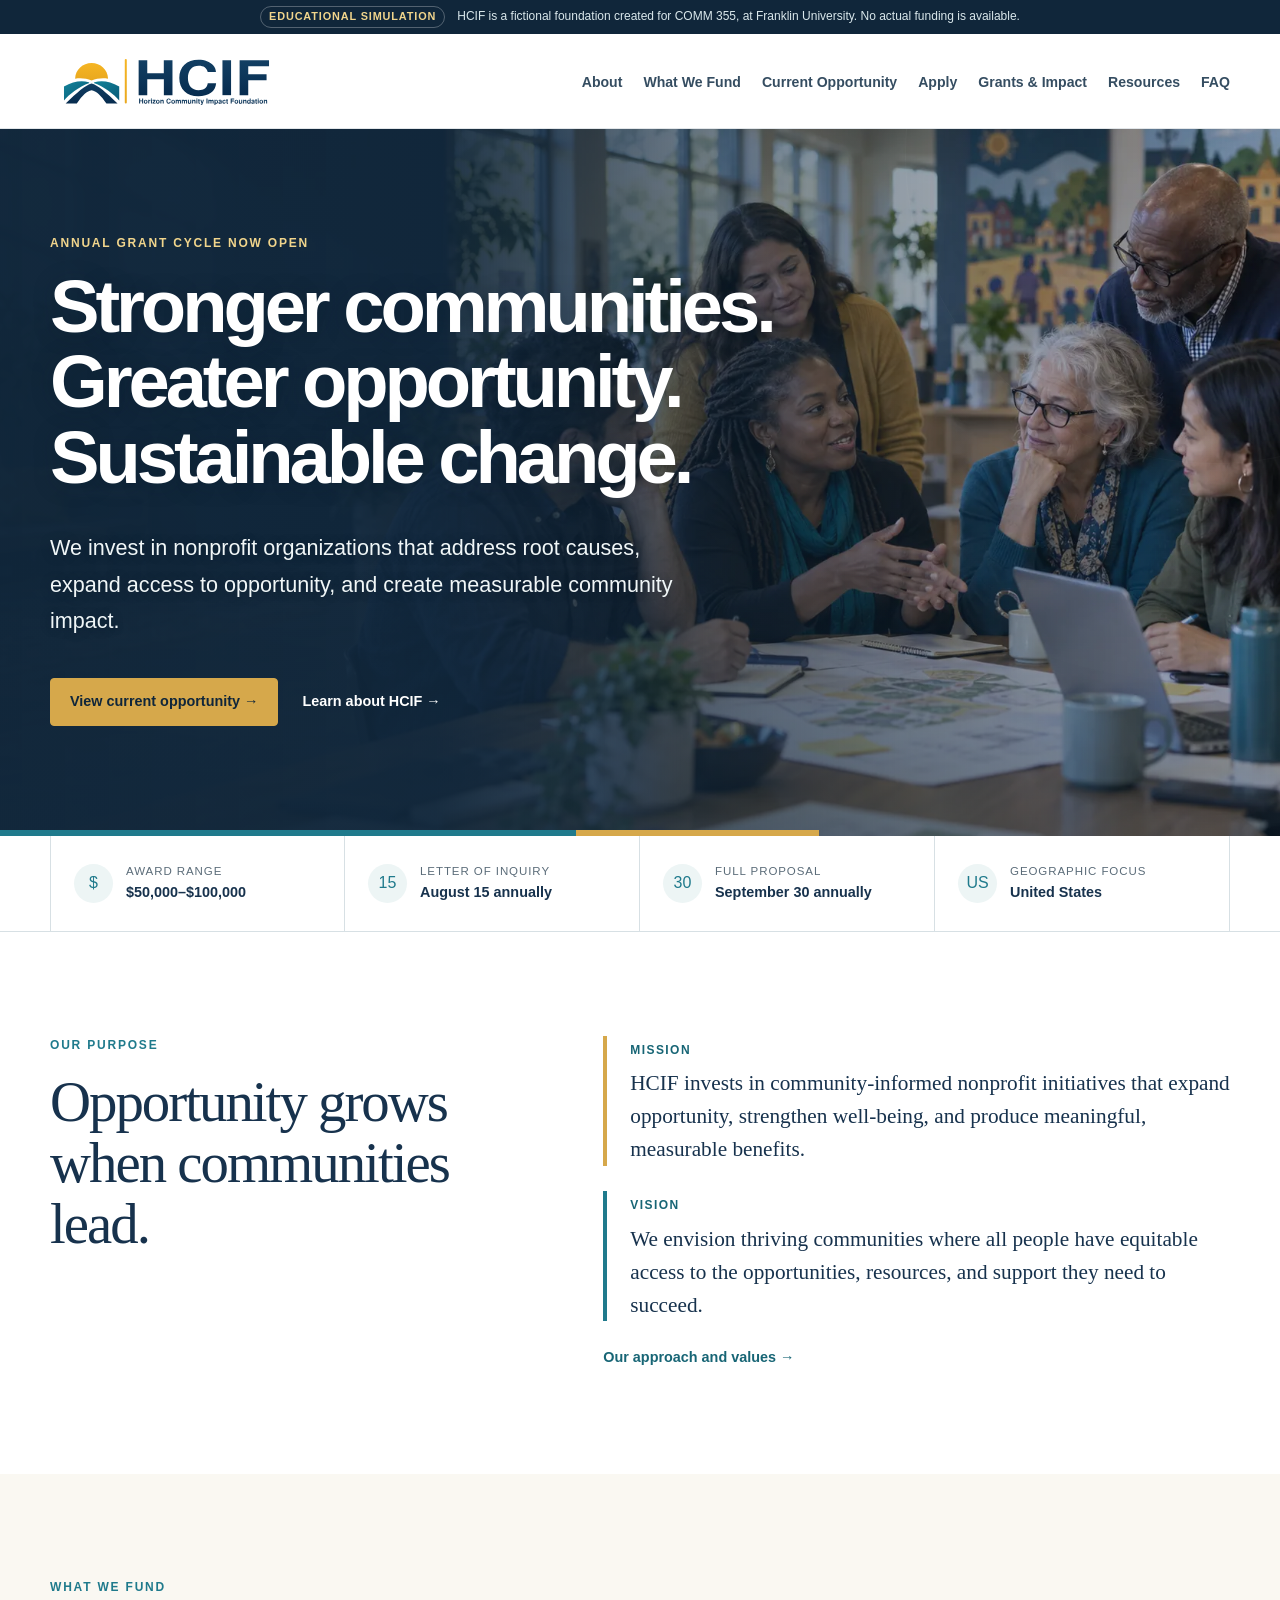
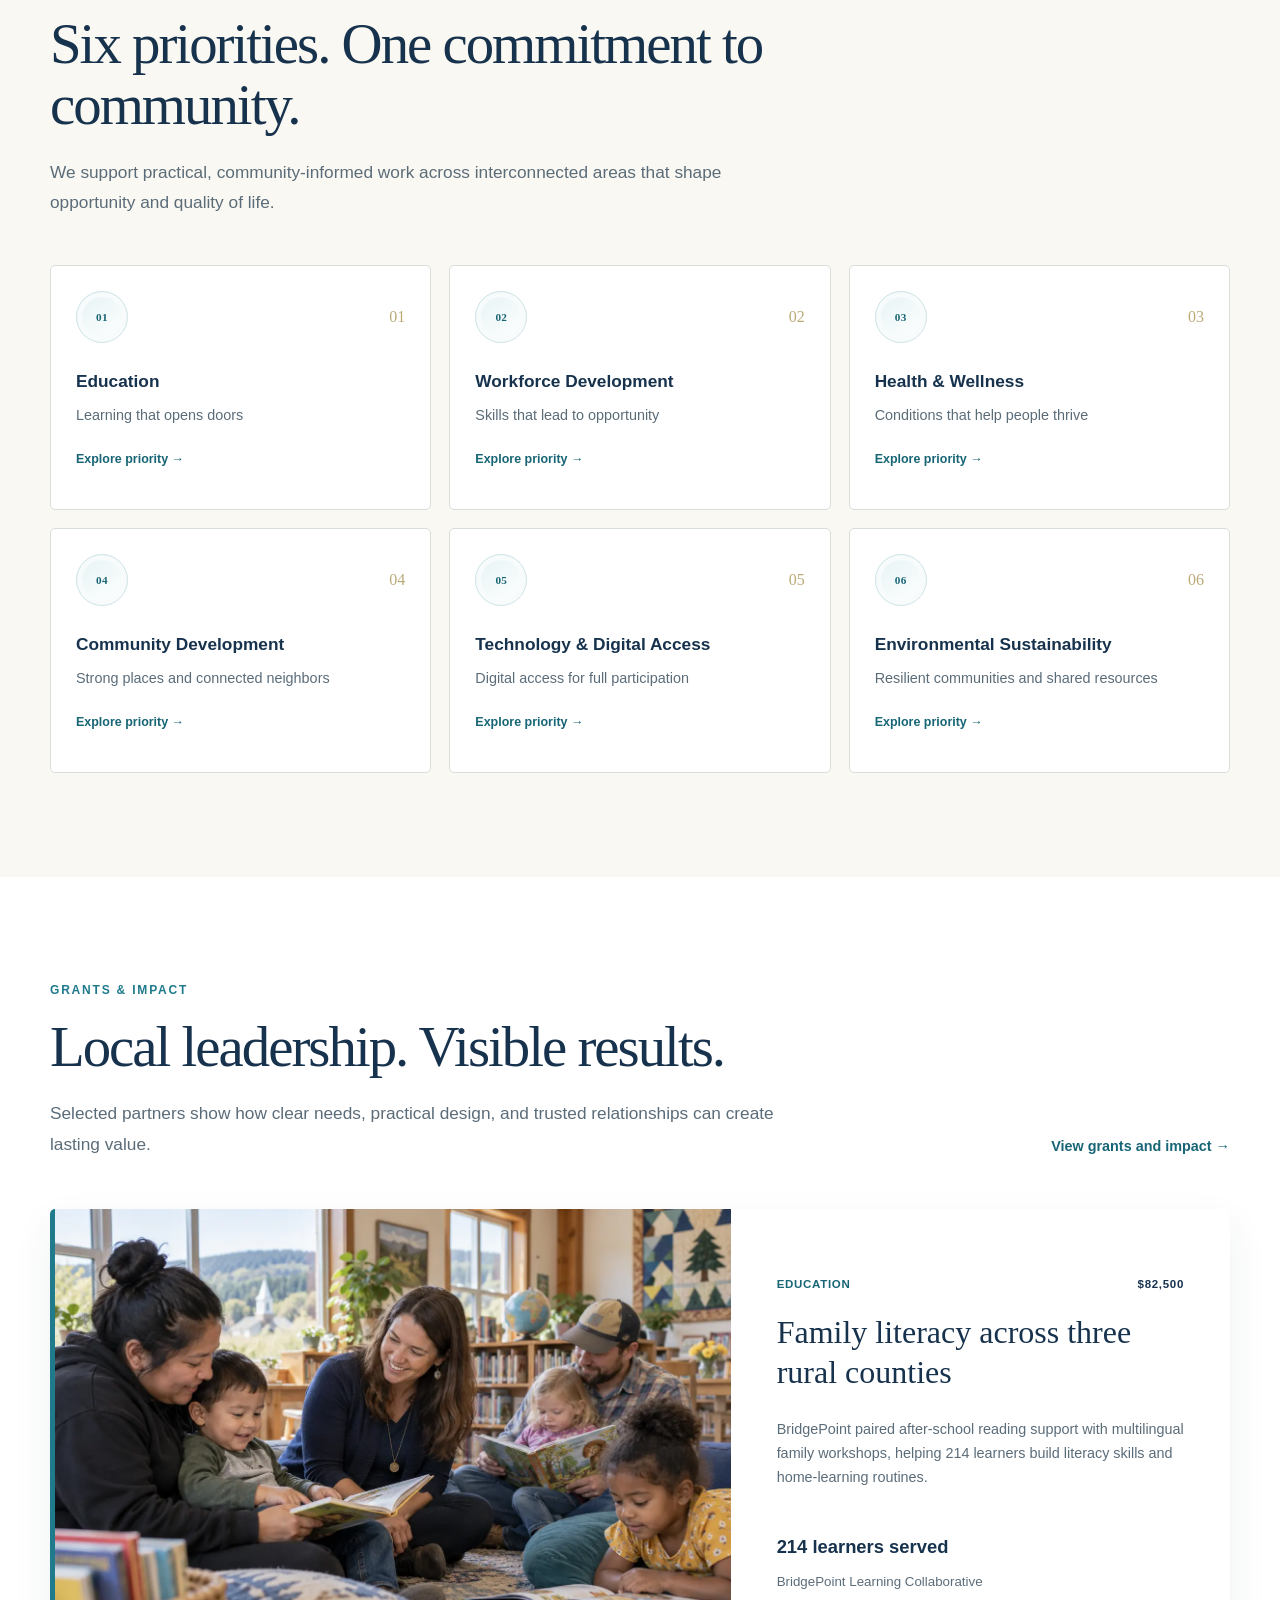
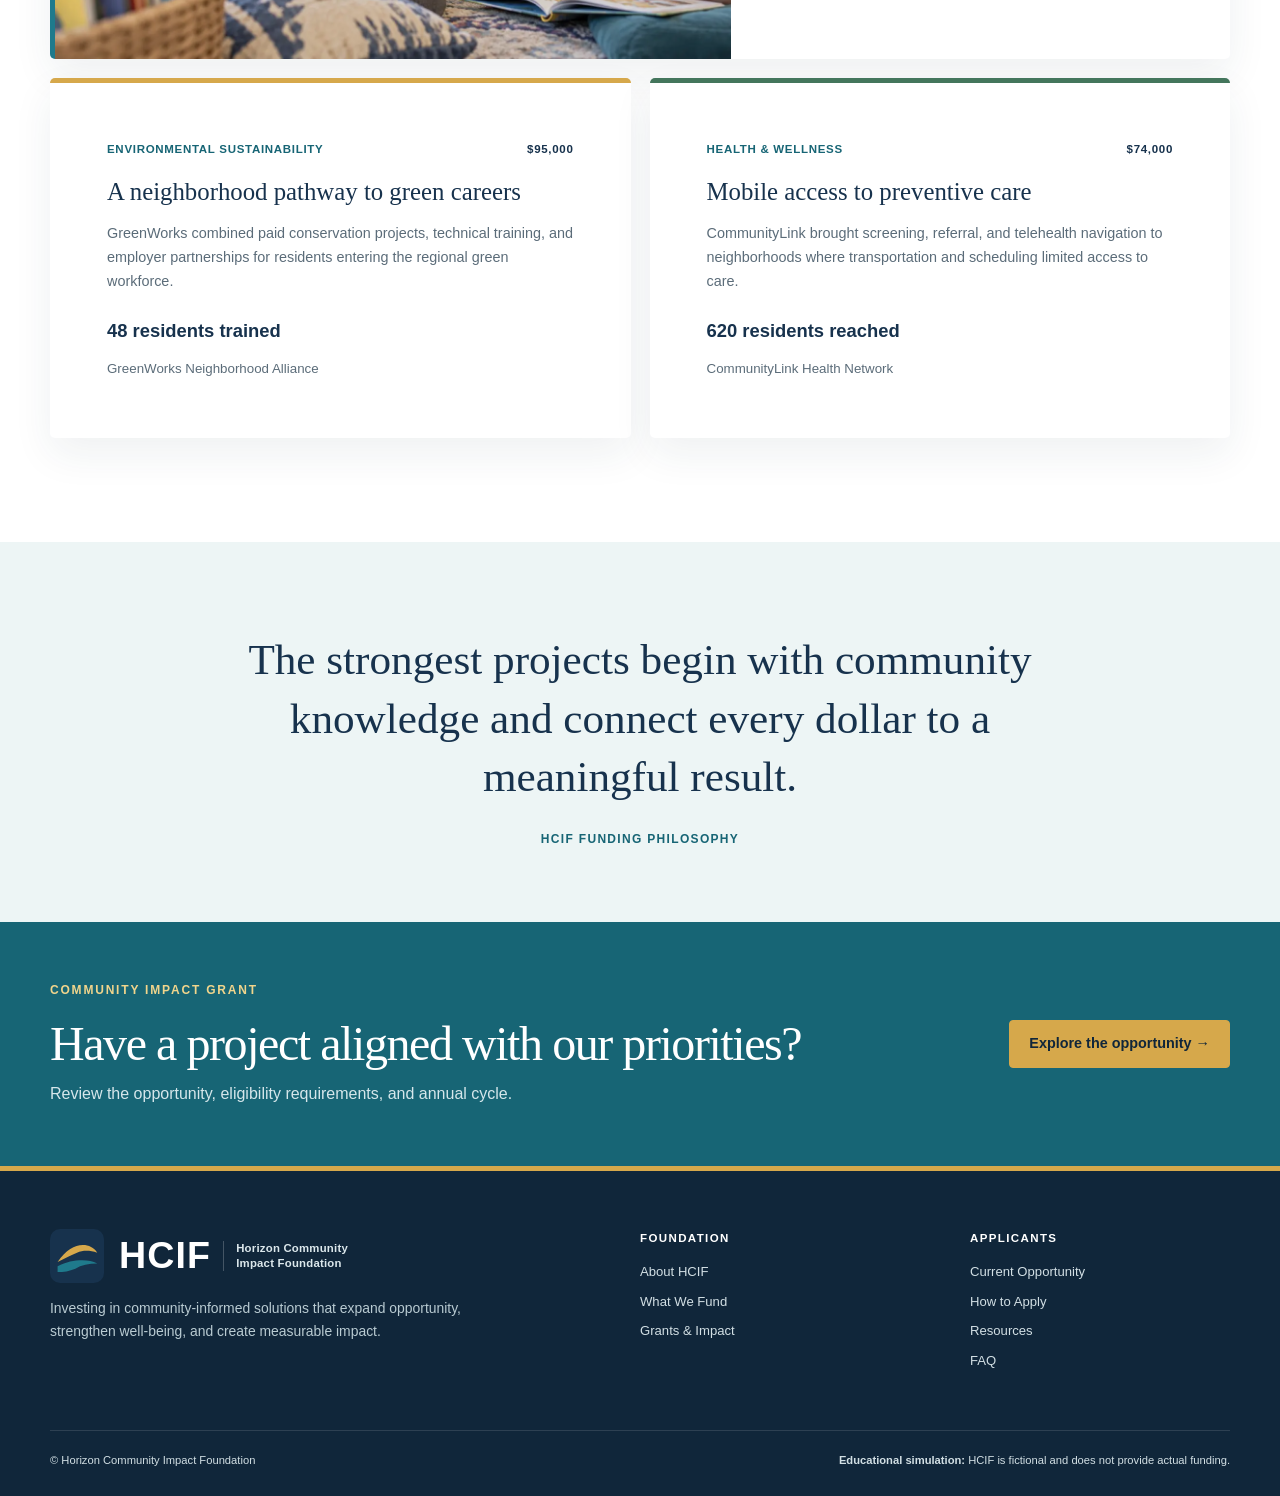
<file: index.html>
<!doctype html><html lang="en"><head><meta charset="utf-8"><meta name="viewport" content="width=device-width,initial-scale=1"><title>Horizon Community Impact Foundation</title><meta name="description" content="HCIF invests in community-informed nonprofit initiatives."><link rel="icon" href="favicon.svg"><link rel="stylesheet" href="style.css"></head><body><a class="skip-link" href="#main-content">Skip to main content</a>
  <div class="simulation-banner"><div class="container"><b>Educational simulation</b><span>HCIF is a fictional foundation created for COMM 355, at Franklin University. No actual funding is available.</span></div></div>
  <header class="site-header"><div class="container header-inner"><a href="index.html" class="brand" aria-label="Horizon Community Impact Foundation home"><img src="hcif-logo.svg" alt="Horizon Community Impact Foundation"></a><nav class="desktop-nav" aria-label="Primary navigation"><a class="" href="about.html">About</a><a class="" href="what-we-fund.html">What We Fund</a><a class="" href="current-opportunity.html">Current Opportunity</a><a class="" href="apply.html">Apply</a><a class="" href="grants-impact.html">Grants & Impact</a><a class="" href="resources.html">Resources</a><a class="" href="faq.html">FAQ</a></nav><details class="mobile-menu"><summary>☰ Menu</summary><nav><a class="" href="about.html">About</a><a class="" href="what-we-fund.html">What We Fund</a><a class="" href="current-opportunity.html">Current Opportunity</a><a class="" href="apply.html">Apply</a><a class="" href="grants-impact.html">Grants & Impact</a><a class="" href="resources.html">Resources</a><a class="" href="faq.html">FAQ</a></nav></details></div></header><main id="main-content"><section class="home-hero"><div class="home-hero-orbit" aria-hidden="true"></div><div class="container home-hero-inner"><p class="eyebrow eyebrow-light">Annual grant cycle now open</p><h1>Stronger communities.<br>Greater opportunity.<br>Sustainable change.</h1><p>We invest in nonprofit organizations that address root causes, expand access to opportunity, and create measurable community impact.</p><div class="hero-actions"><a class="button button-gold" href="current-opportunity.html">View current opportunity →</a><a class="text-link light" href="about.html">Learn about HCIF →</a></div></div></section>
<section class="grant-ribbon"><div class="container grant-ribbon-grid"><div><span class="ribbon-icon">$</span><p><small>Award range</small><b>$50,000–$100,000</b></p></div><div><span class="ribbon-icon">15</span><p><small>Letter of Inquiry</small><b>August 15 annually</b></p></div><div><span class="ribbon-icon">30</span><p><small>Full proposal</small><b>September 30 annually</b></p></div><div><span class="ribbon-icon">US</span><p><small>Geographic focus</small><b>United States</b></p></div></div></section>
<section class="section"><div class="container identity-grid"><div><p class="eyebrow">Our purpose</p><h2 class="display-heading">Opportunity grows when communities lead.</h2></div><div class="identity-statements"><article><span>Mission</span><p>HCIF invests in community-informed nonprofit initiatives that expand opportunity, strengthen well-being, and produce meaningful, measurable benefits.</p></article><article><span>Vision</span><p>We envision thriving communities where all people have equitable access to the opportunities, resources, and support they need to succeed.</p></article><a class="text-link" href="about.html">Our approach and values →</a></div></div></section>
<section class="section warm"><div class="container"><div class="section-heading"><p class="eyebrow">What we fund</p><h2>Six priorities. One commitment to community.</h2><p class="section-copy">We support practical, community-informed work across interconnected areas that shape opportunity and quality of life.</p></div><div class="priority-grid home-priorities"><a class="priority-card" href="what-we-fund.html"><div class="card-top"><span class="icon static-icon">01</span><span>01</span></div><h3>Education</h3><p>Learning that opens doors</p><span class="card-link">Explore priority →</span></a><a class="priority-card" href="what-we-fund.html"><div class="card-top"><span class="icon static-icon">02</span><span>02</span></div><h3>Workforce Development</h3><p>Skills that lead to opportunity</p><span class="card-link">Explore priority →</span></a><a class="priority-card" href="what-we-fund.html"><div class="card-top"><span class="icon static-icon">03</span><span>03</span></div><h3>Health & Wellness</h3><p>Conditions that help people thrive</p><span class="card-link">Explore priority →</span></a><a class="priority-card" href="what-we-fund.html"><div class="card-top"><span class="icon static-icon">04</span><span>04</span></div><h3>Community Development</h3><p>Strong places and connected neighbors</p><span class="card-link">Explore priority →</span></a><a class="priority-card" href="what-we-fund.html"><div class="card-top"><span class="icon static-icon">05</span><span>05</span></div><h3>Technology & Digital Access</h3><p>Digital access for full participation</p><span class="card-link">Explore priority →</span></a><a class="priority-card" href="what-we-fund.html"><div class="card-top"><span class="icon static-icon">06</span><span>06</span></div><h3>Environmental Sustainability</h3><p>Resilient communities and shared resources</p><span class="card-link">Explore priority →</span></a></div></div></section>
<section class="section impact-preview"><div class="container"><div class="section-split-head"><div class="section-heading"><p class="eyebrow">Grants & impact</p><h2>Local leadership. Visible results.</h2><p class="section-copy">Selected partners show how clear needs, practical design, and trusted relationships can create lasting value.</p></div><a class="text-link" href="grants-impact.html">View grants and impact →</a></div><div class="story-grid"><article class="story-card story-card-featured"><img class="story-image" src="community-literacy-impact.webp" alt="Families reading together during a community literacy workshop"><div class="story-card-content"><div class="story-meta"><span>Education</span><b>$82,500</b></div><h3>Family literacy across three rural counties</h3><p>BridgePoint paired after-school reading support with multilingual family workshops, helping 214 learners build literacy skills and home-learning routines.</p><div class="story-outcome">214 learners served</div><small>BridgePoint Learning Collaborative</small></div></article><article class="story-card "><div class="story-card-content"><div class="story-meta"><span>Environmental Sustainability</span><b>$95,000</b></div><h3>A neighborhood pathway to green careers</h3><p>GreenWorks combined paid conservation projects, technical training, and employer partnerships for residents entering the regional green workforce.</p><div class="story-outcome">48 residents trained</div><small>GreenWorks Neighborhood Alliance</small></div></article><article class="story-card "><div class="story-card-content"><div class="story-meta"><span>Health & Wellness</span><b>$74,000</b></div><h3>Mobile access to preventive care</h3><p>CommunityLink brought screening, referral, and telehealth navigation to neighborhoods where transportation and scheduling limited access to care.</p><div class="story-outcome">620 residents reached</div><small>CommunityLink Health Network</small></div></article></div></div></section>
<section class="foundation-quote"><div class="container quote-inner"><blockquote>The strongest projects begin with community knowledge and connect every dollar to a meaningful result.</blockquote><span>HCIF funding philosophy</span></div></section><section class="closing"><div class="container"><div><p class="eyebrow eyebrow-light">Community Impact Grant</p><h2>Have a project aligned with our priorities?</h2><p>Review the opportunity, eligibility requirements, and annual cycle.</p></div><a class="button button-gold" href="current-opportunity.html">Explore the opportunity →</a></div></section></main><footer class="site-footer"><div class="container footer-grid"><div><a href="index.html" class="footer-brand"><img src="favicon.svg" alt=""><span><b>HCIF</b><small>Horizon Community<br>Impact Foundation</small></span></a><p class="footer-summary">Investing in community-informed solutions that expand opportunity, strengthen well-being, and create measurable impact.</p></div><nav><b>Foundation</b><a href="about.html">About HCIF</a><a href="what-we-fund.html">What We Fund</a><a href="grants-impact.html">Grants & Impact</a></nav><nav><b>Applicants</b><a href="current-opportunity.html">Current Opportunity</a><a href="apply.html">How to Apply</a><a href="resources.html">Resources</a><a href="faq.html">FAQ</a></nav></div><div class="container footer-bottom"><span>© Horizon Community Impact Foundation</span><span><b>Educational simulation:</b> HCIF is fictional and does not provide actual funding.</span></div></footer></body></html>
</file>
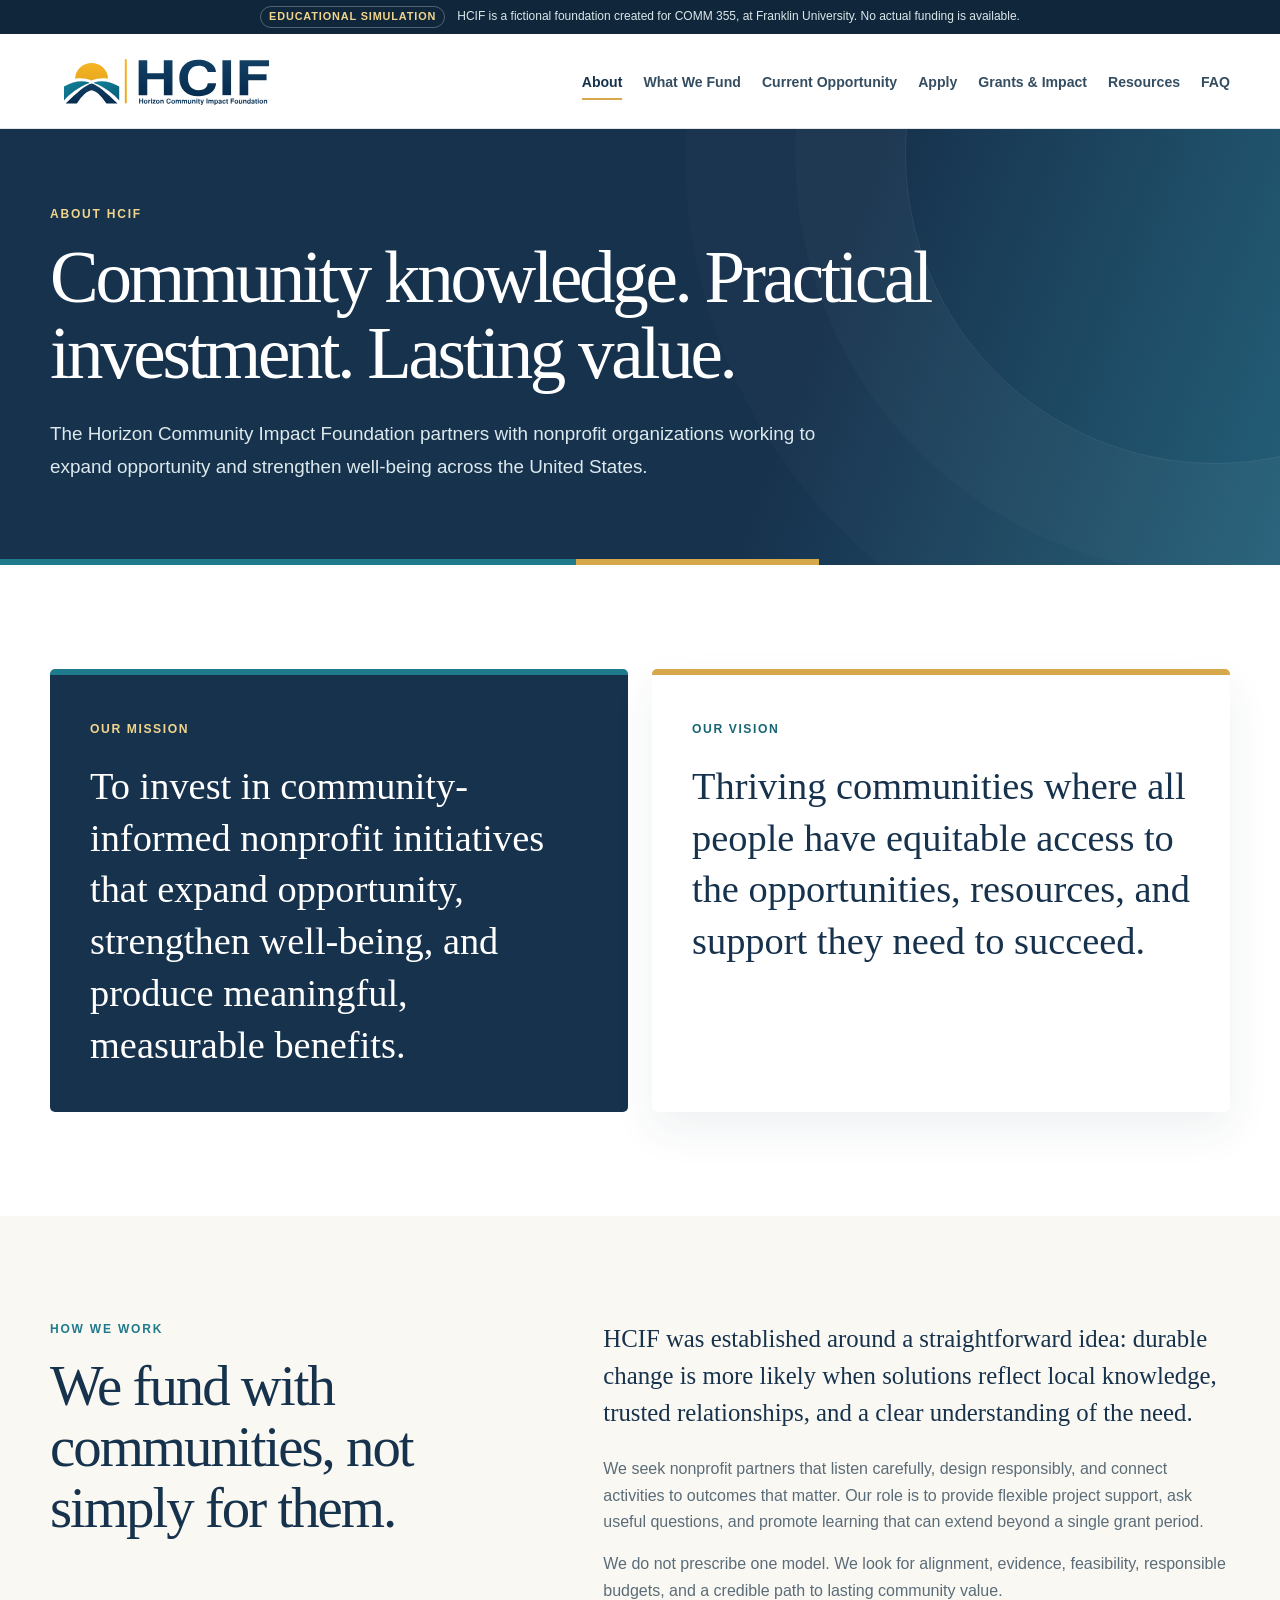
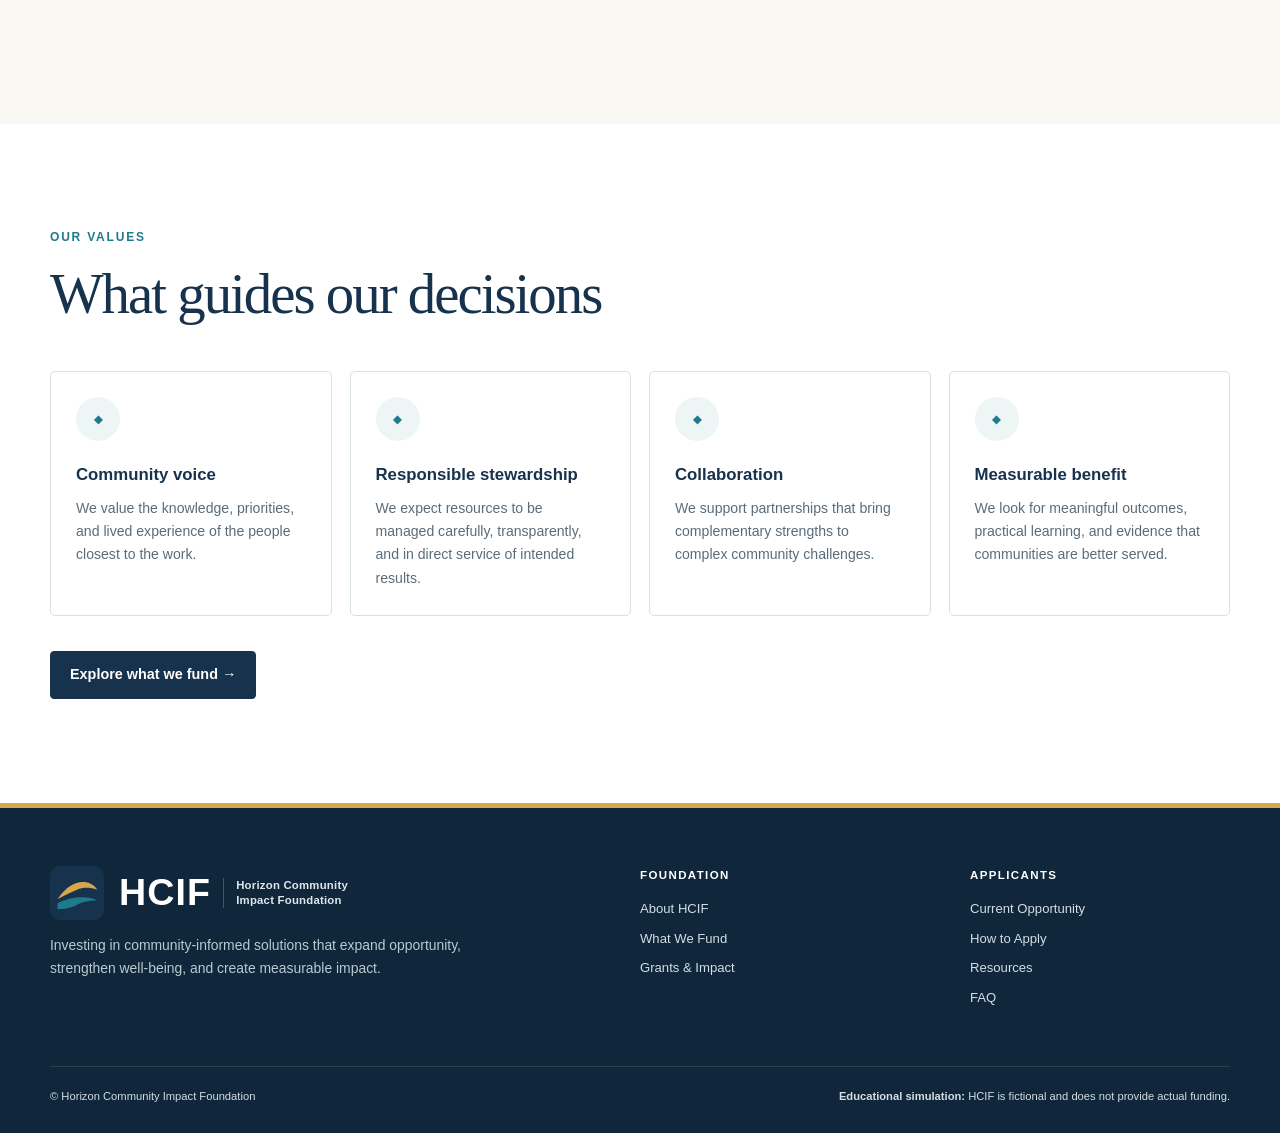
<file: about.html>
<!doctype html><html lang="en"><head><meta charset="utf-8"><meta name="viewport" content="width=device-width,initial-scale=1"><title>About HCIF | Horizon Community Impact Foundation</title><meta name="description" content="Learn about HCIF's mission, vision, values, and funding approach."><link rel="icon" href="favicon.svg"><link rel="stylesheet" href="style.css"></head><body><a class="skip-link" href="#main-content">Skip to main content</a>
  <div class="simulation-banner"><div class="container"><b>Educational simulation</b><span>HCIF is a fictional foundation created for COMM 355, at Franklin University. No actual funding is available.</span></div></div>
  <header class="site-header"><div class="container header-inner"><a href="index.html" class="brand" aria-label="Horizon Community Impact Foundation home"><img src="hcif-logo.svg" alt="Horizon Community Impact Foundation"></a><nav class="desktop-nav" aria-label="Primary navigation"><a class="active" href="about.html">About</a><a class="" href="what-we-fund.html">What We Fund</a><a class="" href="current-opportunity.html">Current Opportunity</a><a class="" href="apply.html">Apply</a><a class="" href="grants-impact.html">Grants & Impact</a><a class="" href="resources.html">Resources</a><a class="" href="faq.html">FAQ</a></nav><details class="mobile-menu"><summary>☰ Menu</summary><nav><a class="active" href="about.html">About</a><a class="" href="what-we-fund.html">What We Fund</a><a class="" href="current-opportunity.html">Current Opportunity</a><a class="" href="apply.html">Apply</a><a class="" href="grants-impact.html">Grants & Impact</a><a class="" href="resources.html">Resources</a><a class="" href="faq.html">FAQ</a></nav></details></div></header><main id="main-content"><section class="page-hero"><div class="page-hero-orbit" aria-hidden="true"></div><div class="container page-hero-inner"><p class="eyebrow eyebrow-light">About HCIF</p><h1>Community knowledge. Practical investment. Lasting value.</h1><p>The Horizon Community Impact Foundation partners with nonprofit organizations working to expand opportunity and strengthen well-being across the United States.</p></div></section><section class="section"><div class="container mission-grid"><article class="statement-card mission"><span>Our mission</span><h2>To invest in community-informed nonprofit initiatives that expand opportunity, strengthen well-being, and produce meaningful, measurable benefits.</h2></article><article class="statement-card vision"><span>Our vision</span><h2>Thriving communities where all people have equitable access to the opportunities, resources, and support they need to succeed.</h2></article></div></section><section class="section warm"><div class="container about-approach-grid"><div class="section-heading"><p class="eyebrow">How we work</p><h2>We fund with communities, not simply for them.</h2></div><div class="prose"><p class="lead">HCIF was established around a straightforward idea: durable change is more likely when solutions reflect local knowledge, trusted relationships, and a clear understanding of the need.</p><p>We seek nonprofit partners that listen carefully, design responsibly, and connect activities to outcomes that matter. Our role is to provide flexible project support, ask useful questions, and promote learning that can extend beyond a single grant period.</p><p>We do not prescribe one model. We look for alignment, evidence, feasibility, responsible budgets, and a credible path to lasting community value.</p></div></div></section><section class="section"><div class="container"><div class="section-heading"><p class="eyebrow">Our values</p><h2>What guides our decisions</h2></div><div class="value-grid"><article><span class="icon static-icon">◆</span><h3>Community voice</h3><p>We value the knowledge, priorities, and lived experience of the people closest to the work.</p></article><article><span class="icon static-icon">◆</span><h3>Responsible stewardship</h3><p>We expect resources to be managed carefully, transparently, and in direct service of intended results.</p></article><article><span class="icon static-icon">◆</span><h3>Collaboration</h3><p>We support partnerships that bring complementary strengths to complex community challenges.</p></article><article><span class="icon static-icon">◆</span><h3>Measurable benefit</h3><p>We look for meaningful outcomes, practical learning, and evidence that communities are better served.</p></article></div><a class="button section-button" href="what-we-fund.html">Explore what we fund →</a></div></section></main><footer class="site-footer"><div class="container footer-grid"><div><a href="index.html" class="footer-brand"><img src="favicon.svg" alt=""><span><b>HCIF</b><small>Horizon Community<br>Impact Foundation</small></span></a><p class="footer-summary">Investing in community-informed solutions that expand opportunity, strengthen well-being, and create measurable impact.</p></div><nav><b>Foundation</b><a href="about.html">About HCIF</a><a href="what-we-fund.html">What We Fund</a><a href="grants-impact.html">Grants & Impact</a></nav><nav><b>Applicants</b><a href="current-opportunity.html">Current Opportunity</a><a href="apply.html">How to Apply</a><a href="resources.html">Resources</a><a href="faq.html">FAQ</a></nav></div><div class="container footer-bottom"><span>© Horizon Community Impact Foundation</span><span><b>Educational simulation:</b> HCIF is fictional and does not provide actual funding.</span></div></footer></body></html>
</file>
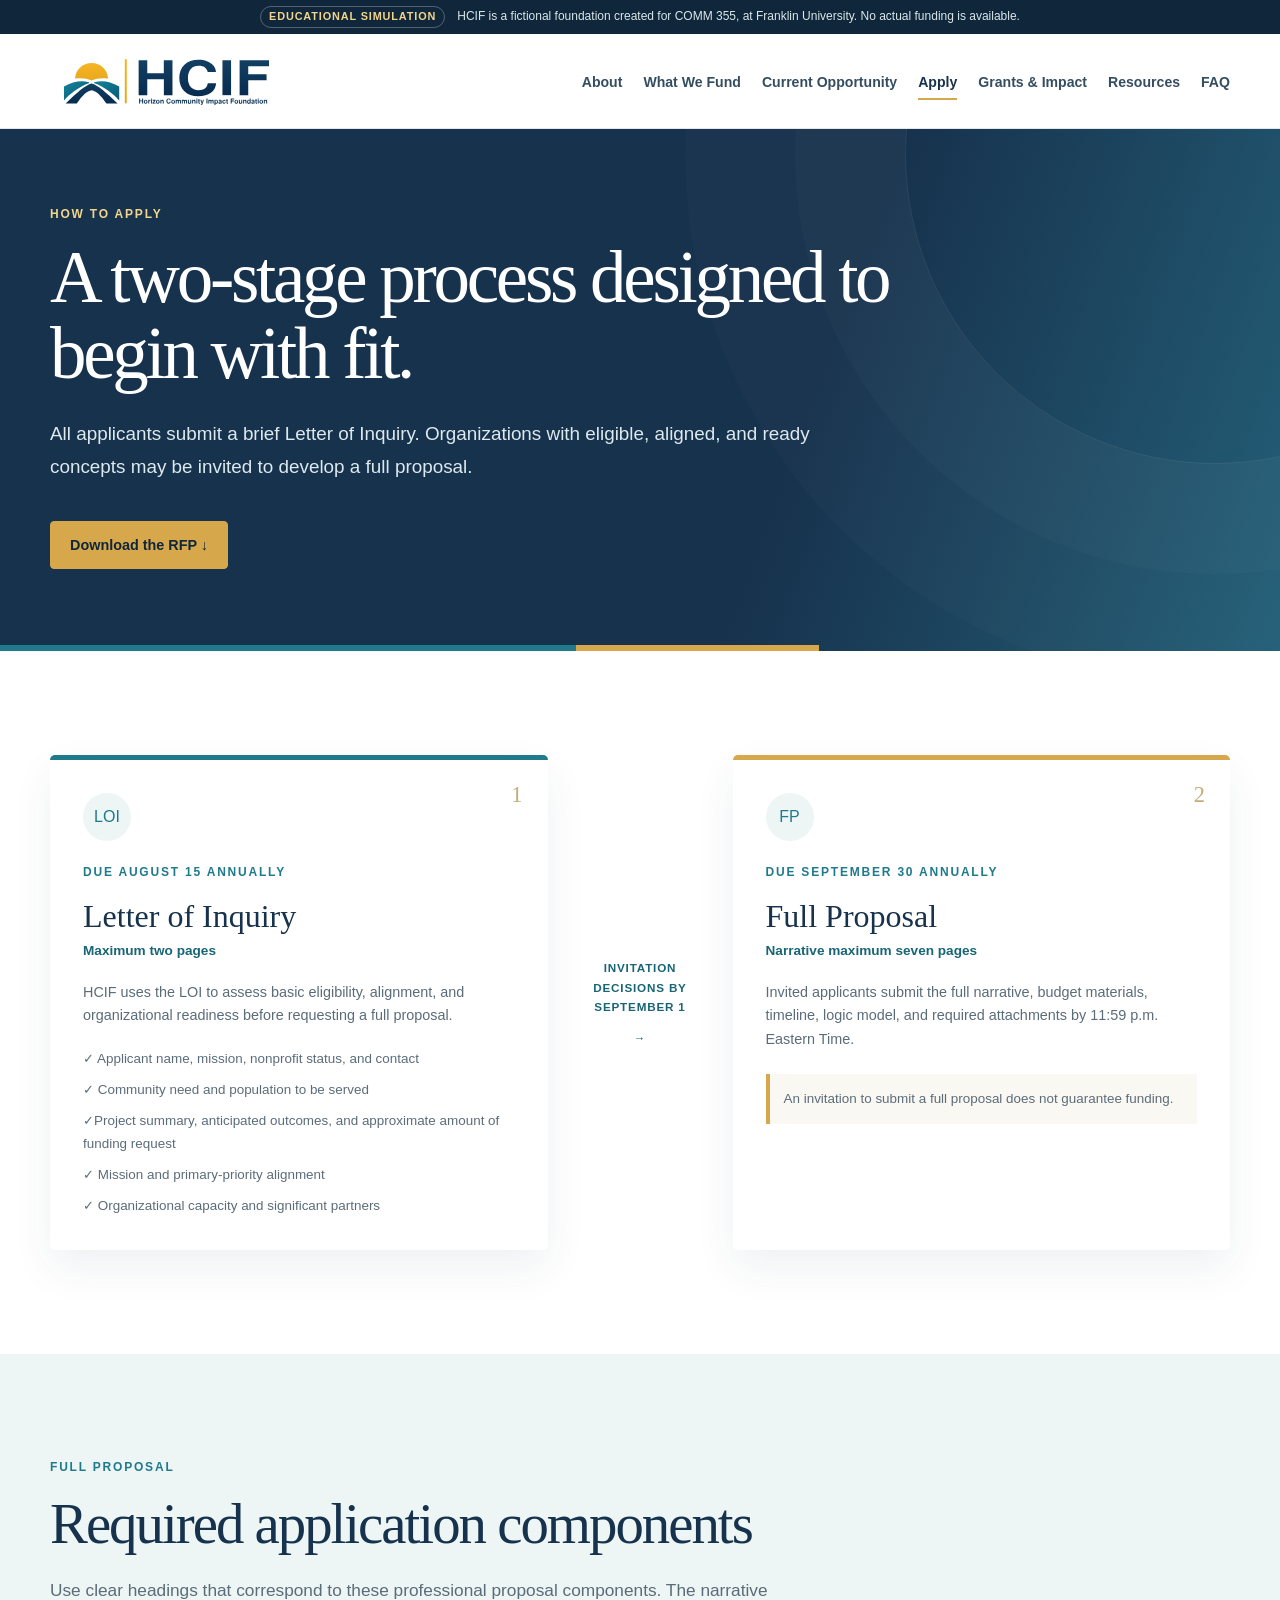
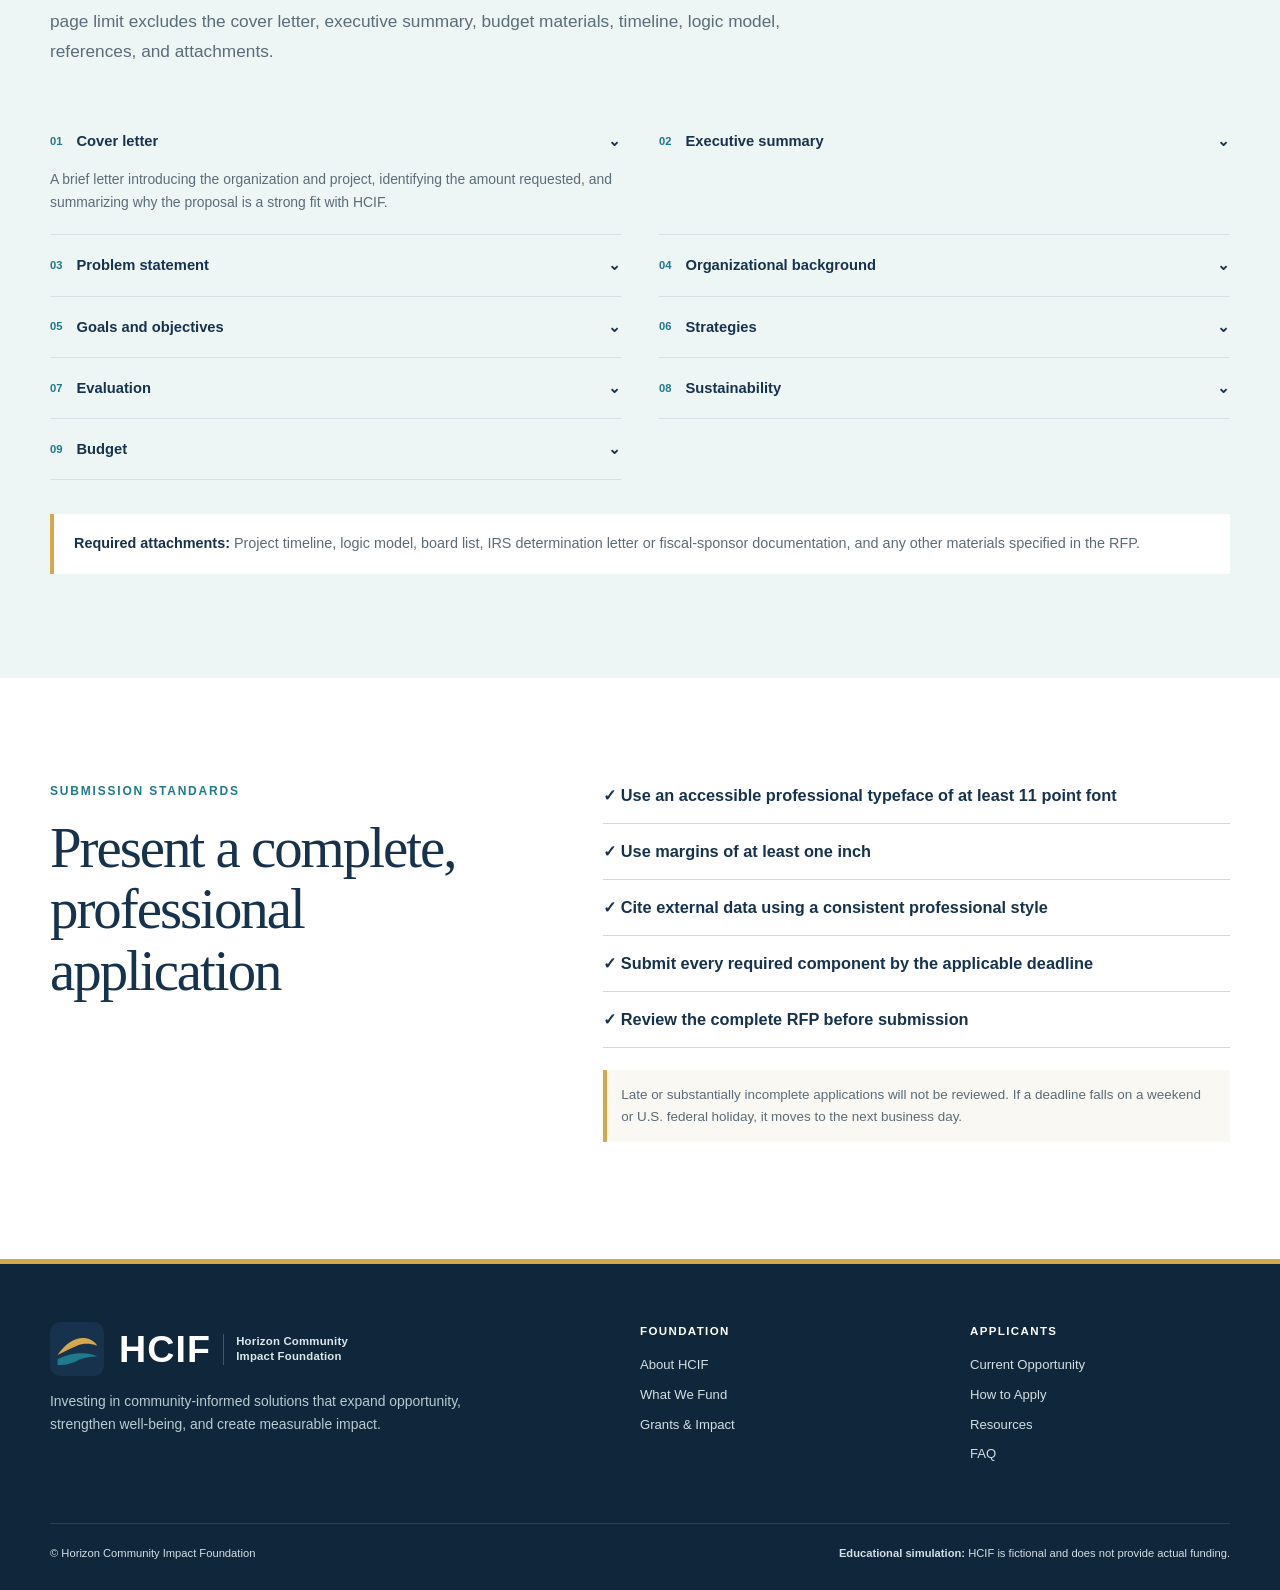
<file: apply.html>
<!doctype html><html lang="en"><head><meta charset="utf-8"><meta name="viewport" content="width=device-width,initial-scale=1"><title>Apply | Horizon Community Impact Foundation</title><meta name="description" content="Learn how to apply for the HCIF Community Impact Grant."><link rel="icon" href="favicon.svg"><link rel="stylesheet" href="style.css"></head><body><a class="skip-link" href="#main-content">Skip to main content</a>
  <div class="simulation-banner"><div class="container"><b>Educational simulation</b><span>HCIF is a fictional foundation created for COMM 355, at Franklin University. No actual funding is available.</span></div></div>
  <header class="site-header"><div class="container header-inner"><a href="index.html" class="brand" aria-label="Horizon Community Impact Foundation home"><img src="hcif-logo.svg" alt="Horizon Community Impact Foundation"></a><nav class="desktop-nav" aria-label="Primary navigation"><a class="" href="about.html">About</a><a class="" href="what-we-fund.html">What We Fund</a><a class="" href="current-opportunity.html">Current Opportunity</a><a class="active" href="apply.html">Apply</a><a class="" href="grants-impact.html">Grants & Impact</a><a class="" href="resources.html">Resources</a><a class="" href="faq.html">FAQ</a></nav><details class="mobile-menu"><summary>☰ Menu</summary><nav><a class="" href="about.html">About</a><a class="" href="what-we-fund.html">What We Fund</a><a class="" href="current-opportunity.html">Current Opportunity</a><a class="active" href="apply.html">Apply</a><a class="" href="grants-impact.html">Grants & Impact</a><a class="" href="resources.html">Resources</a><a class="" href="faq.html">FAQ</a></nav></details></div></header><main id="main-content"><section class="page-hero"><div class="page-hero-orbit" aria-hidden="true"></div><div class="container page-hero-inner"><p class="eyebrow eyebrow-light">How to apply</p><h1>A two-stage process designed to begin with fit.</h1><p>All applicants submit a brief Letter of Inquiry. Organizations with eligible, aligned, and ready concepts may be invited to develop a full proposal.</p><div class="page-hero-actions"><a class="button button-gold" href="hcif-community-impact-grant-rfp.pdf" download>Download the RFP ↓</a></div></div></section><section class="section"><div class="container application-stages"><article><div class="application-stage-number">1</div><div class="application-stage-icon">LOI</div><p class="eyebrow">Due August 15 annually</p><h2>Letter of Inquiry</h2><b class="stage-limit">Maximum two pages</b><p>HCIF uses the LOI to assess basic eligibility, alignment, and organizational readiness before requesting a full proposal.</p><ul class="application-list"><li>✓ Applicant name, mission, nonprofit status, and contact</li><li>✓ Community need and population to be served</li><li>✓Project summary, anticipated outcomes, and approximate amount of funding request</li><li>✓ Mission and primary-priority alignment</li><li>✓ Organizational capacity and significant partners</li></ul></article><div class="application-bridge"><span>Invitation decisions by September 1</span><b>→</b></div><article class="full-proposal-card"><div class="application-stage-number">2</div><div class="application-stage-icon">FP</div><p class="eyebrow">Due September 30 annually</p><h2>Full Proposal</h2><b class="stage-limit">Narrative maximum seven pages</b><p>Invited applicants submit the full narrative, budget materials, timeline, logic model, and required attachments by 11:59 p.m. Eastern Time.</p><div class="invitation-note">An invitation to submit a full proposal does not guarantee funding.</div></article></div></section><section class="section mist" id="components"><div class="container"><div class="section-heading"><p class="eyebrow">Full proposal</p><h2>Required application components</h2><p class="section-copy">Use clear headings that correspond to these professional proposal components. The narrative page limit excludes the cover letter, executive summary, budget materials, timeline, logic model, references, and attachments.</p></div><div class="component-grid"><details open><summary><span><b>01</b>Cover letter</span><span>⌄</span></summary><p>A brief letter introducing the organization and project, identifying the amount requested, and summarizing why the proposal is a strong fit with HCIF.</p></details><details ><summary><span><b>02</b>Executive summary</span><span>⌄</span></summary><p>A concise overview of the full proposal, including the need, proposed response, intended participants, amount requested, and expected results. Maximum 300 words.</p></details><details ><summary><span><b>03</b>Problem statement</span><span>⌄</span></summary><p>A compelling, evidence-based description of the community need the project will address, including the population of interest, contributing conditions, service gaps, and urgency.</p></details><details ><summary><span><b>04</b>Organizational background</span><span>⌄</span></summary><p>The organization’s mission, qualifications, relevant experience, population served, staff and partner roles, and capacity to administer the project and grant funds.</p></details><details ><summary><span><b>05</b>Goals and objectives</span><span>⌄</span></summary><p>The project’s broad intended results and the specific, measurable outcomes the organization expects to achieve during the grant period.</p></details><details ><summary><span><b>06</b>Strategies</span><span>⌄</span></summary><p>The programs, services, activities, partnerships, responsibilities, and implementation timeline that will be used to achieve the proposed results.</p></details><details ><summary><span><b>07</b>Evaluation</span><span>⌄</span></summary><p>The plan for assessing program accomplishments, including indicators, data sources, collection methods, responsibilities, and use of findings.</p></details><details ><summary><span><b>08</b>Sustainability</span><span>⌄</span></summary><p>The organization’s strategy for continuing project benefits, effective practices, partnerships, or essential activities after the HCIF grant period.</p></details><details ><summary><span><b>09</b>Budget</span><span>⌄</span></summary><p>A complete project budget and budget narrative showing requested and other resources, with a clear justification for each cost.</p></details></div><p class="component-note"><b>Required attachments:</b> Project timeline, logic model, board list, IRS determination letter or fiscal-sponsor documentation, and any other materials specified in the RFP.</p></div></section><section class="section"><div class="container submission-grid"><div class="section-heading"><p class="eyebrow">Submission standards</p><h2>Present a complete, professional application</h2></div><div><ul class="large-check-list"><li>✓ Use an accessible professional typeface of at least 11 point font</li><li>✓ Use margins of at least one inch</li><li>✓ Cite external data using a consistent professional style</li><li>✓ Submit every required component by the applicable deadline</li><li>✓ Review the complete RFP before submission</li></ul><p class="submission-note">Late or substantially incomplete applications will not be reviewed. If a deadline falls on a weekend or U.S. federal holiday, it moves to the next business day.</p></div></div></section></main><footer class="site-footer"><div class="container footer-grid"><div><a href="index.html" class="footer-brand"><img src="favicon.svg" alt=""><span><b>HCIF</b><small>Horizon Community<br>Impact Foundation</small></span></a><p class="footer-summary">Investing in community-informed solutions that expand opportunity, strengthen well-being, and create measurable impact.</p></div><nav><b>Foundation</b><a href="about.html">About HCIF</a><a href="what-we-fund.html">What We Fund</a><a href="grants-impact.html">Grants & Impact</a></nav><nav><b>Applicants</b><a href="current-opportunity.html">Current Opportunity</a><a href="apply.html">How to Apply</a><a href="resources.html">Resources</a><a href="faq.html">FAQ</a></nav></div><div class="container footer-bottom"><span>© Horizon Community Impact Foundation</span><span><b>Educational simulation:</b> HCIF is fictional and does not provide actual funding.</span></div></footer></body></html>
</file>
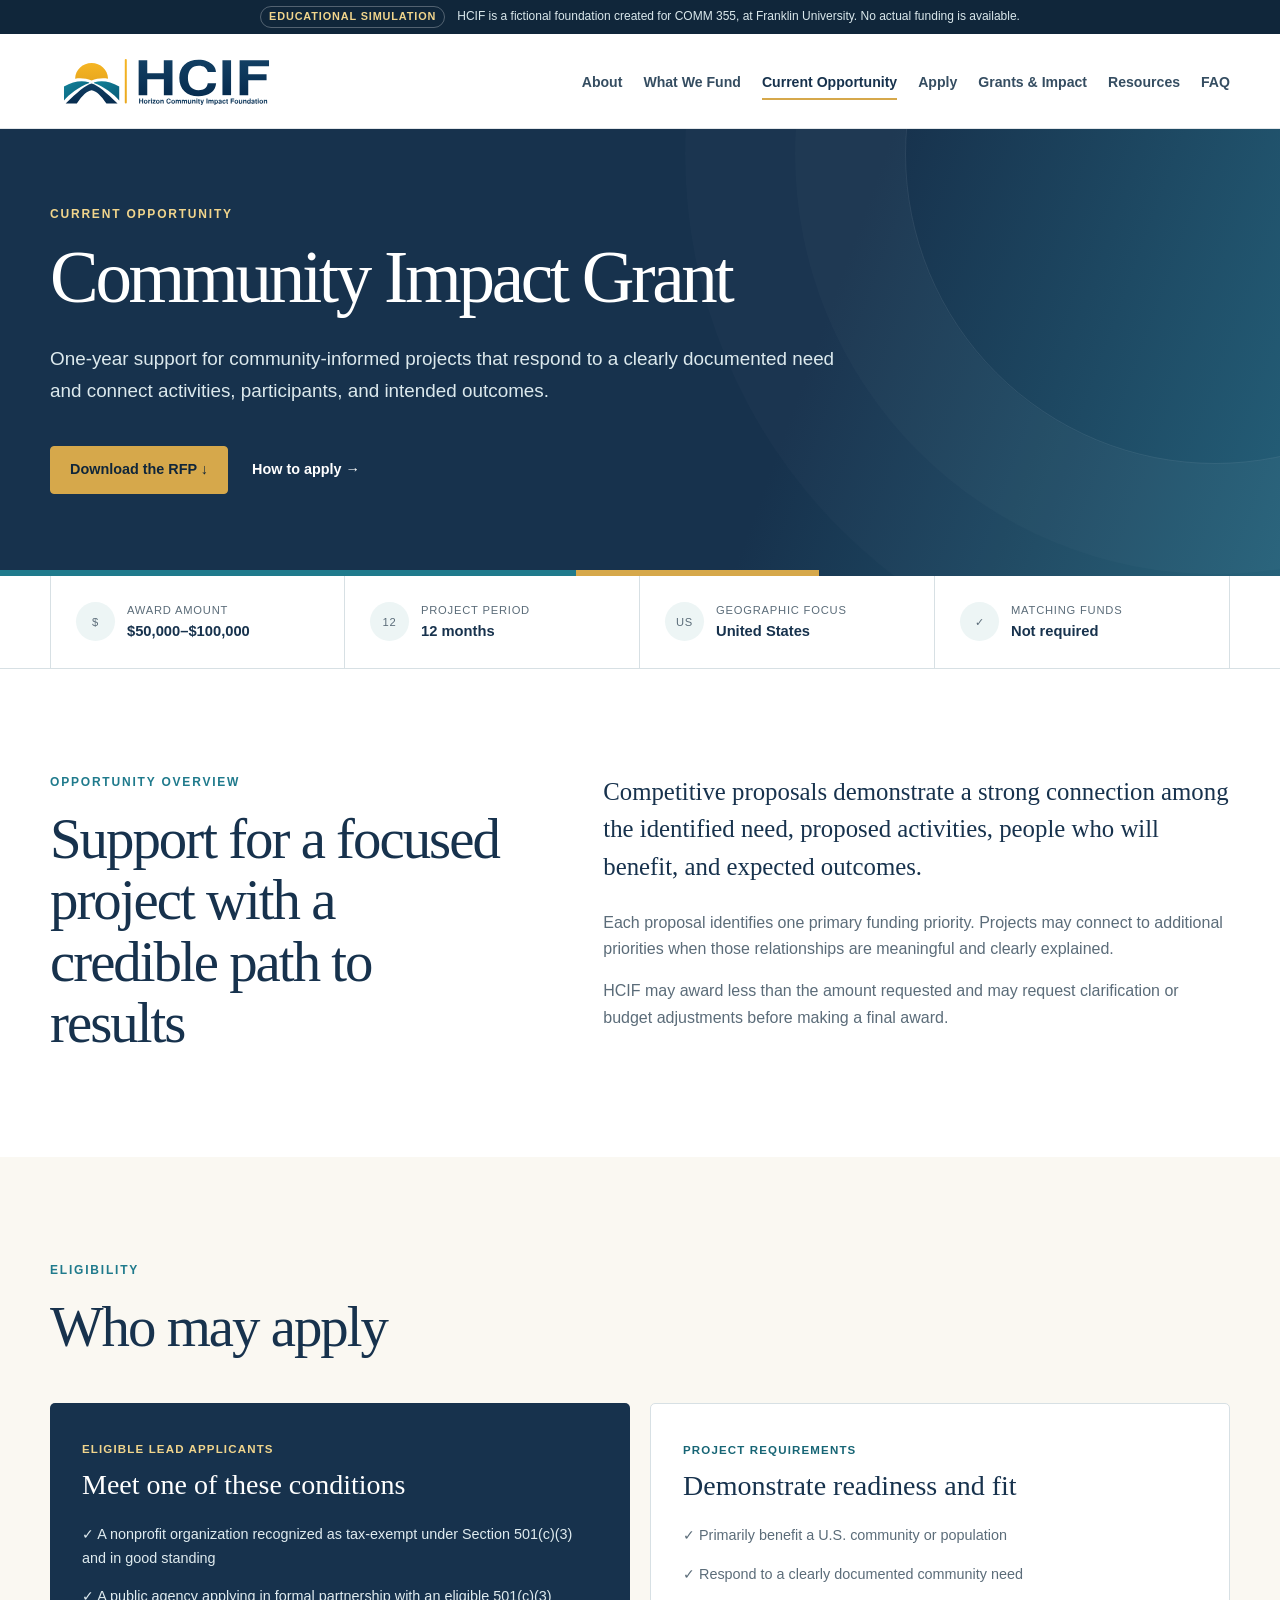
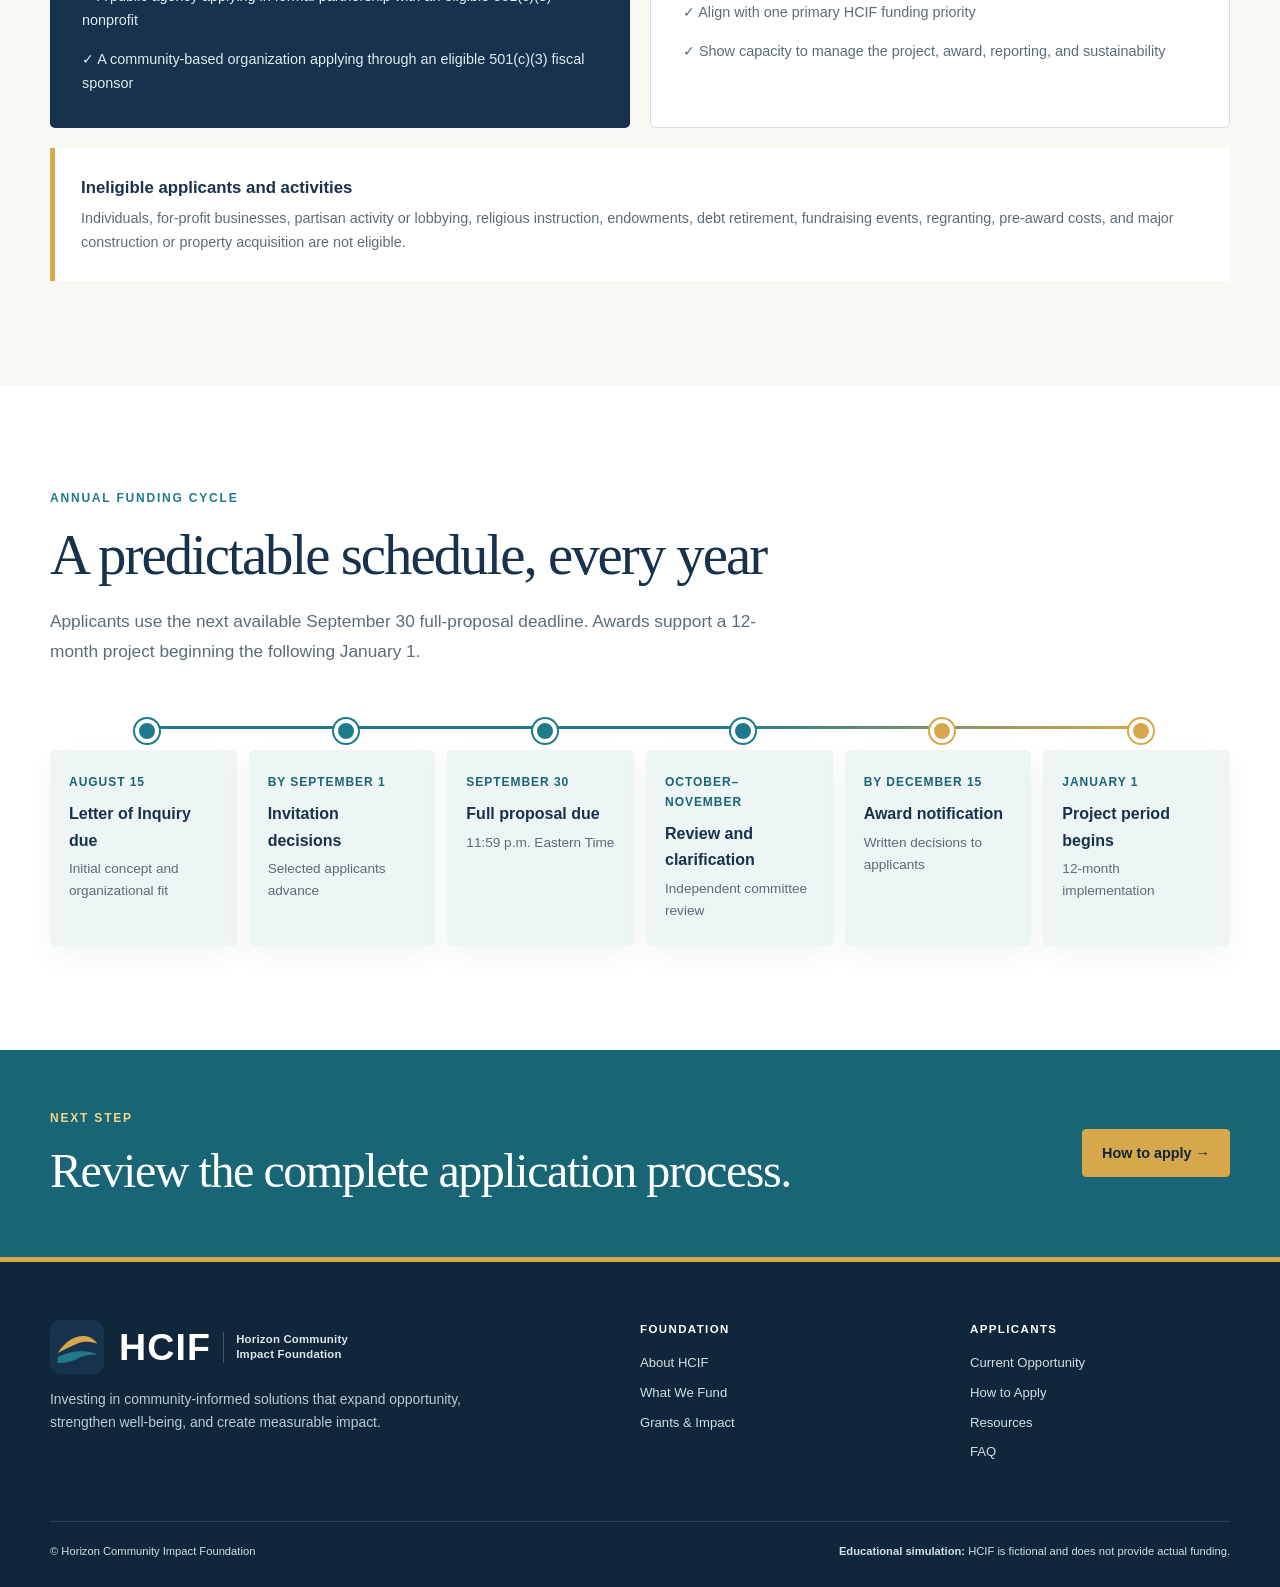
<file: current-opportunity.html>
<!doctype html><html lang="en"><head><meta charset="utf-8"><meta name="viewport" content="width=device-width,initial-scale=1"><title>Current Opportunity | Horizon Community Impact Foundation</title><meta name="description" content="Review the HCIF Community Impact Grant."><link rel="icon" href="favicon.svg"><link rel="stylesheet" href="style.css"></head><body><a class="skip-link" href="#main-content">Skip to main content</a>
  <div class="simulation-banner"><div class="container"><b>Educational simulation</b><span>HCIF is a fictional foundation created for COMM 355, at Franklin University. No actual funding is available.</span></div></div>
  <header class="site-header"><div class="container header-inner"><a href="index.html" class="brand" aria-label="Horizon Community Impact Foundation home"><img src="hcif-logo.svg" alt="Horizon Community Impact Foundation"></a><nav class="desktop-nav" aria-label="Primary navigation"><a class="" href="about.html">About</a><a class="" href="what-we-fund.html">What We Fund</a><a class="active" href="current-opportunity.html">Current Opportunity</a><a class="" href="apply.html">Apply</a><a class="" href="grants-impact.html">Grants & Impact</a><a class="" href="resources.html">Resources</a><a class="" href="faq.html">FAQ</a></nav><details class="mobile-menu"><summary>☰ Menu</summary><nav><a class="" href="about.html">About</a><a class="" href="what-we-fund.html">What We Fund</a><a class="active" href="current-opportunity.html">Current Opportunity</a><a class="" href="apply.html">Apply</a><a class="" href="grants-impact.html">Grants & Impact</a><a class="" href="resources.html">Resources</a><a class="" href="faq.html">FAQ</a></nav></details></div></header><main id="main-content"><section class="page-hero"><div class="page-hero-orbit" aria-hidden="true"></div><div class="container page-hero-inner"><p class="eyebrow eyebrow-light">Current opportunity</p><h1>Community Impact Grant</h1><p>One-year support for community-informed projects that respond to a clearly documented need and connect activities, participants, and intended outcomes.</p><div class="page-hero-actions"><a class="button button-gold" href="hcif-community-impact-grant-rfp.pdf" download>Download the RFP ↓</a><a class="text-link light" href="apply.html">How to apply →</a></div></div></section><section class="opportunity-facts"><div class="container opportunity-fact-grid"><div><span class="ribbon-icon">$</span><span>Award amount</span><b>$50,000–$100,000</b></div><div><span class="ribbon-icon">12</span><span>Project period</span><b>12 months</b></div><div><span class="ribbon-icon">US</span><span>Geographic focus</span><b>United States</b></div><div><span class="ribbon-icon">✓</span><span>Matching funds</span><b>Not required</b></div></div></section><section class="section"><div class="container opportunity-intro-grid"><div class="section-heading"><p class="eyebrow">Opportunity overview</p><h2>Support for a focused project with a credible path to results</h2></div><div class="prose"><p class="lead">Competitive proposals demonstrate a strong connection among the identified need, proposed activities, people who will benefit, and expected outcomes.</p><p>Each proposal identifies one primary funding priority. Projects may connect to additional priorities when those relationships are meaningful and clearly explained.</p><p>HCIF may award less than the amount requested and may request clarification or budget adjustments before making a final award.</p></div></div></section><section class="section warm"><div class="container"><div class="section-heading"><p class="eyebrow">Eligibility</p><h2>Who may apply</h2></div><div class="eligibility-grid"><article class="eligible-card"><span>Eligible lead applicants</span><h3>Meet one of these conditions</h3><ul class="check-list"><li>✓ A nonprofit organization recognized as tax-exempt under Section 501(c)(3) and in good standing</li><li>✓ A public agency applying in formal partnership with an eligible 501(c)(3) nonprofit</li><li>✓ A community-based organization applying through an eligible 501(c)(3) fiscal sponsor</li></ul></article><article class="project-fit-card"><span>Project requirements</span><h3>Demonstrate readiness and fit</h3><ul class="check-list dark"><li>✓ Primarily benefit a U.S. community or population</li><li>✓ Respond to a clearly documented community need</li><li>✓ Align with one primary HCIF funding priority</li><li>✓ Show capacity to manage the project, award, reporting, and sustainability</li></ul></article></div><div class="ineligible-panel"><div><h3>Ineligible applicants and activities</h3><p>Individuals, for-profit businesses, partisan activity or lobbying, religious instruction, endowments, debt retirement, fundraising events, regranting, pre-award costs, and major construction or property acquisition are not eligible.</p></div></div></div></section><section class="section"><div class="container"><div class="section-heading"><p class="eyebrow">Annual funding cycle</p><h2>A predictable schedule, every year</h2><p class="section-copy">Applicants use the next available September 30 full-proposal deadline. Awards support a 12-month project beginning the following January 1.</p></div><ol class="cycle-timeline"><li><span>August 15</span><b>Letter of Inquiry due</b><p>Initial concept and organizational fit</p></li><li><span>By September 1</span><b>Invitation decisions</b><p>Selected applicants advance</p></li><li><span>September 30</span><b>Full proposal due</b><p>11:59 p.m. Eastern Time</p></li><li><span>October–November</span><b>Review and clarification</b><p>Independent committee review</p></li><li><span>By December 15</span><b>Award notification</b><p>Written decisions to applicants</p></li><li><span>January 1</span><b>Project period begins</b><p>12-month implementation</p></li></ol></div></section><section class="closing"><div class="container"><div><p class="eyebrow eyebrow-light">Next step</p><h2>Review the complete application process.</h2></div><a class="button button-gold" href="apply.html">How to apply →</a></div></section></main><footer class="site-footer"><div class="container footer-grid"><div><a href="index.html" class="footer-brand"><img src="favicon.svg" alt=""><span><b>HCIF</b><small>Horizon Community<br>Impact Foundation</small></span></a><p class="footer-summary">Investing in community-informed solutions that expand opportunity, strengthen well-being, and create measurable impact.</p></div><nav><b>Foundation</b><a href="about.html">About HCIF</a><a href="what-we-fund.html">What We Fund</a><a href="grants-impact.html">Grants & Impact</a></nav><nav><b>Applicants</b><a href="current-opportunity.html">Current Opportunity</a><a href="apply.html">How to Apply</a><a href="resources.html">Resources</a><a href="faq.html">FAQ</a></nav></div><div class="container footer-bottom"><span>© Horizon Community Impact Foundation</span><span><b>Educational simulation:</b> HCIF is fictional and does not provide actual funding.</span></div></footer></body></html>
</file>
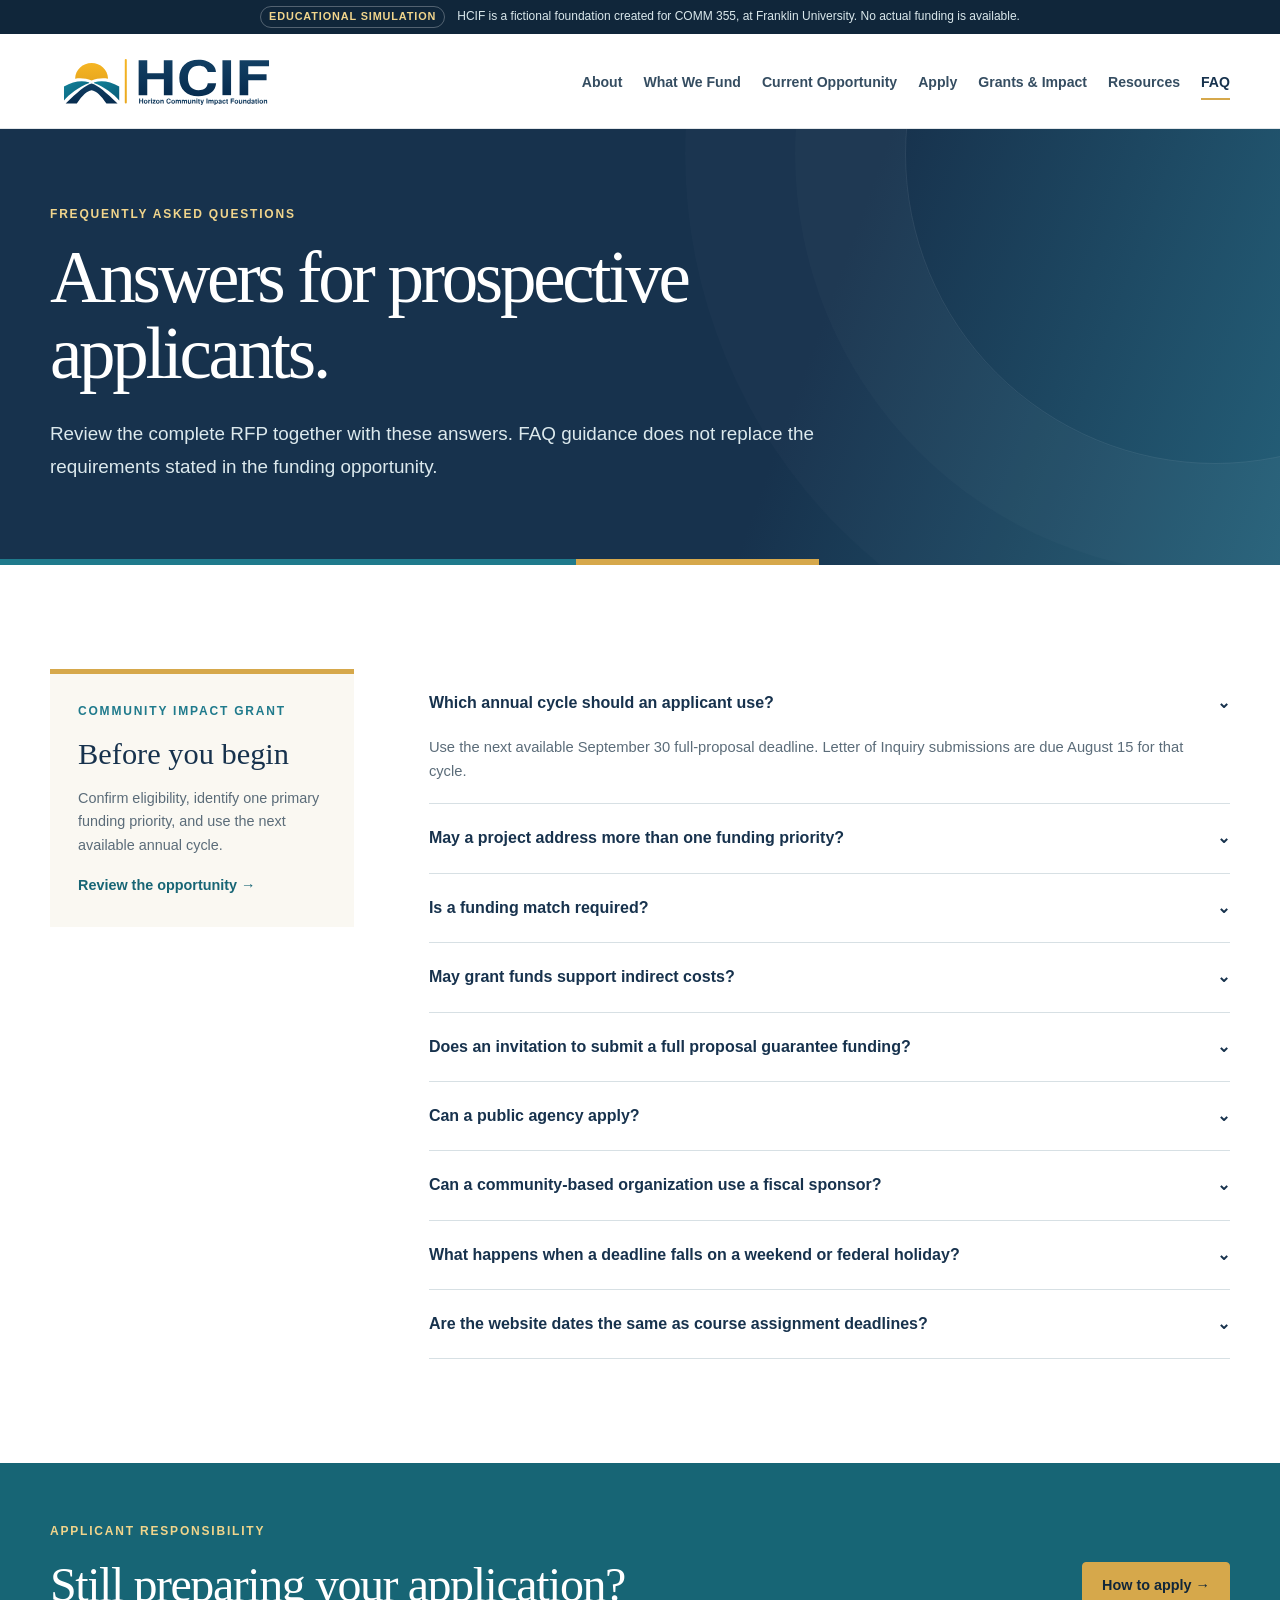
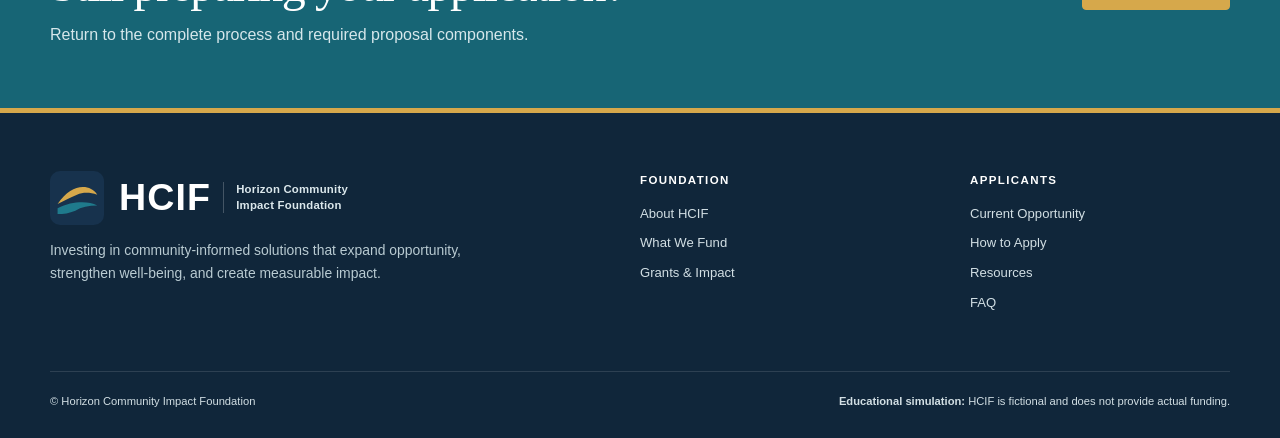
<file: faq.html>
<!doctype html><html lang="en"><head><meta charset="utf-8"><meta name="viewport" content="width=device-width,initial-scale=1"><title>FAQ | Horizon Community Impact Foundation</title><meta name="description" content="Frequently asked questions about the HCIF Community Impact Grant."><link rel="icon" href="favicon.svg"><link rel="stylesheet" href="style.css"></head><body><a class="skip-link" href="#main-content">Skip to main content</a>
  <div class="simulation-banner"><div class="container"><b>Educational simulation</b><span>HCIF is a fictional foundation created for COMM 355, at Franklin University. No actual funding is available.</span></div></div>
  <header class="site-header"><div class="container header-inner"><a href="index.html" class="brand" aria-label="Horizon Community Impact Foundation home"><img src="hcif-logo.svg" alt="Horizon Community Impact Foundation"></a><nav class="desktop-nav" aria-label="Primary navigation"><a class="" href="about.html">About</a><a class="" href="what-we-fund.html">What We Fund</a><a class="" href="current-opportunity.html">Current Opportunity</a><a class="" href="apply.html">Apply</a><a class="" href="grants-impact.html">Grants & Impact</a><a class="" href="resources.html">Resources</a><a class="active" href="faq.html">FAQ</a></nav><details class="mobile-menu"><summary>☰ Menu</summary><nav><a class="" href="about.html">About</a><a class="" href="what-we-fund.html">What We Fund</a><a class="" href="current-opportunity.html">Current Opportunity</a><a class="" href="apply.html">Apply</a><a class="" href="grants-impact.html">Grants & Impact</a><a class="" href="resources.html">Resources</a><a class="active" href="faq.html">FAQ</a></nav></details></div></header><main id="main-content"><section class="page-hero"><div class="page-hero-orbit" aria-hidden="true"></div><div class="container page-hero-inner"><p class="eyebrow eyebrow-light">Frequently asked questions</p><h1>Answers for prospective applicants.</h1><p>Review the complete RFP together with these answers. FAQ guidance does not replace the requirements stated in the funding opportunity.</p></div></section><section class="section"><div class="container faq-page-grid"><aside><p class="eyebrow">Community Impact Grant</p><h2>Before you begin</h2><p>Confirm eligibility, identify one primary funding priority, and use the next available annual cycle.</p><a class="text-link" href="current-opportunity.html">Review the opportunity →</a></aside><div class="faq-list"><details open><summary><span>Which annual cycle should an applicant use?</span><span>⌄</span></summary><p>Use the next available September 30 full-proposal deadline. Letter of Inquiry submissions are due August 15 for that cycle.</p></details><details ><summary><span>May a project address more than one funding priority?</span><span>⌄</span></summary><p>Yes. Applicants must identify one primary priority and explain where the project has its strongest alignment. Meaningful connections to additional priorities may also be described.</p></details><details ><summary><span>Is a funding match required?</span><span>⌄</span></summary><p>No. Matching funds are not required. Applicants should include any other committed or pending resources in the complete project budget.</p></details><details ><summary><span>May grant funds support indirect costs?</span><span>⌄</span></summary><p>Yes. Administrative or indirect costs may not exceed 10% of the amount requested from HCIF.</p></details><details ><summary><span>Does an invitation to submit a full proposal guarantee funding?</span><span>⌄</span></summary><p>No. An invitation means that the project may advance to the full-proposal stage. It is not a promise of an award.</p></details><details ><summary><span>Can a public agency apply?</span><span>⌄</span></summary><p>Yes, when it applies in formal partnership with an eligible 501(c)(3) nonprofit organization.</p></details><details ><summary><span>Can a community-based organization use a fiscal sponsor?</span><span>⌄</span></summary><p>Yes. The fiscal sponsor must be an eligible 501(c)(3) organization that accepts fiduciary and grant-management responsibility.</p></details><details ><summary><span>What happens when a deadline falls on a weekend or federal holiday?</span><span>⌄</span></summary><p>The deadline moves to the next business day. Submissions are due by 11:59 p.m. Eastern Time on the applicable deadline.</p></details><details ><summary><span>Are the website dates the same as course assignment deadlines?</span><span>⌄</span></summary><p>The dates published on this website represent HCIF’s fictional annual funding cycle. Students participating in the academic simulation should follow the submission dates established by their instructor and shown in the course schedule.</p></details></div></div></section><section class="closing"><div class="container"><div><p class="eyebrow eyebrow-light">Applicant responsibility</p><h2>Still preparing your application?</h2><p>Return to the complete process and required proposal components.</p></div><a class="button button-gold" href="apply.html">How to apply →</a></div></section></main><footer class="site-footer"><div class="container footer-grid"><div><a href="index.html" class="footer-brand"><img src="favicon.svg" alt=""><span><b>HCIF</b><small>Horizon Community<br>Impact Foundation</small></span></a><p class="footer-summary">Investing in community-informed solutions that expand opportunity, strengthen well-being, and create measurable impact.</p></div><nav><b>Foundation</b><a href="about.html">About HCIF</a><a href="what-we-fund.html">What We Fund</a><a href="grants-impact.html">Grants & Impact</a></nav><nav><b>Applicants</b><a href="current-opportunity.html">Current Opportunity</a><a href="apply.html">How to Apply</a><a href="resources.html">Resources</a><a href="faq.html">FAQ</a></nav></div><div class="container footer-bottom"><span>© Horizon Community Impact Foundation</span><span><b>Educational simulation:</b> HCIF is fictional and does not provide actual funding.</span></div></footer></body></html>
</file>
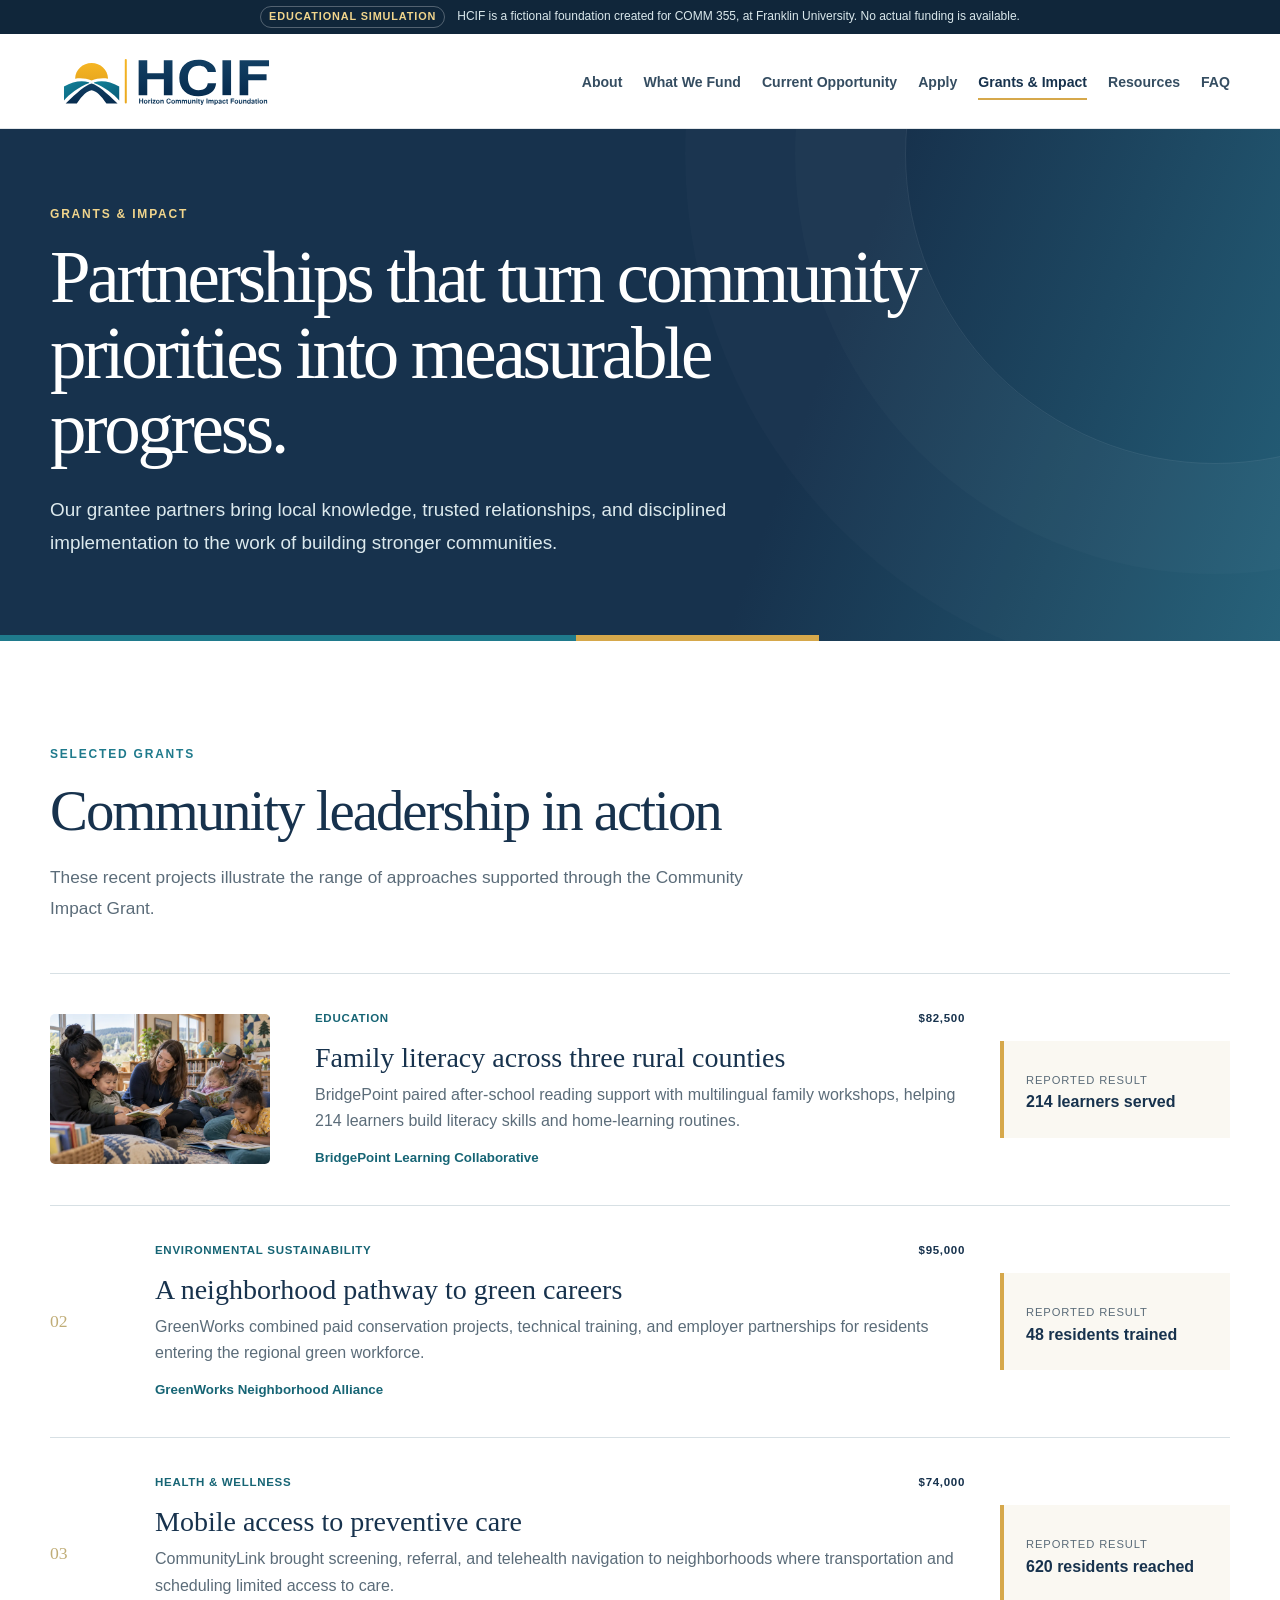
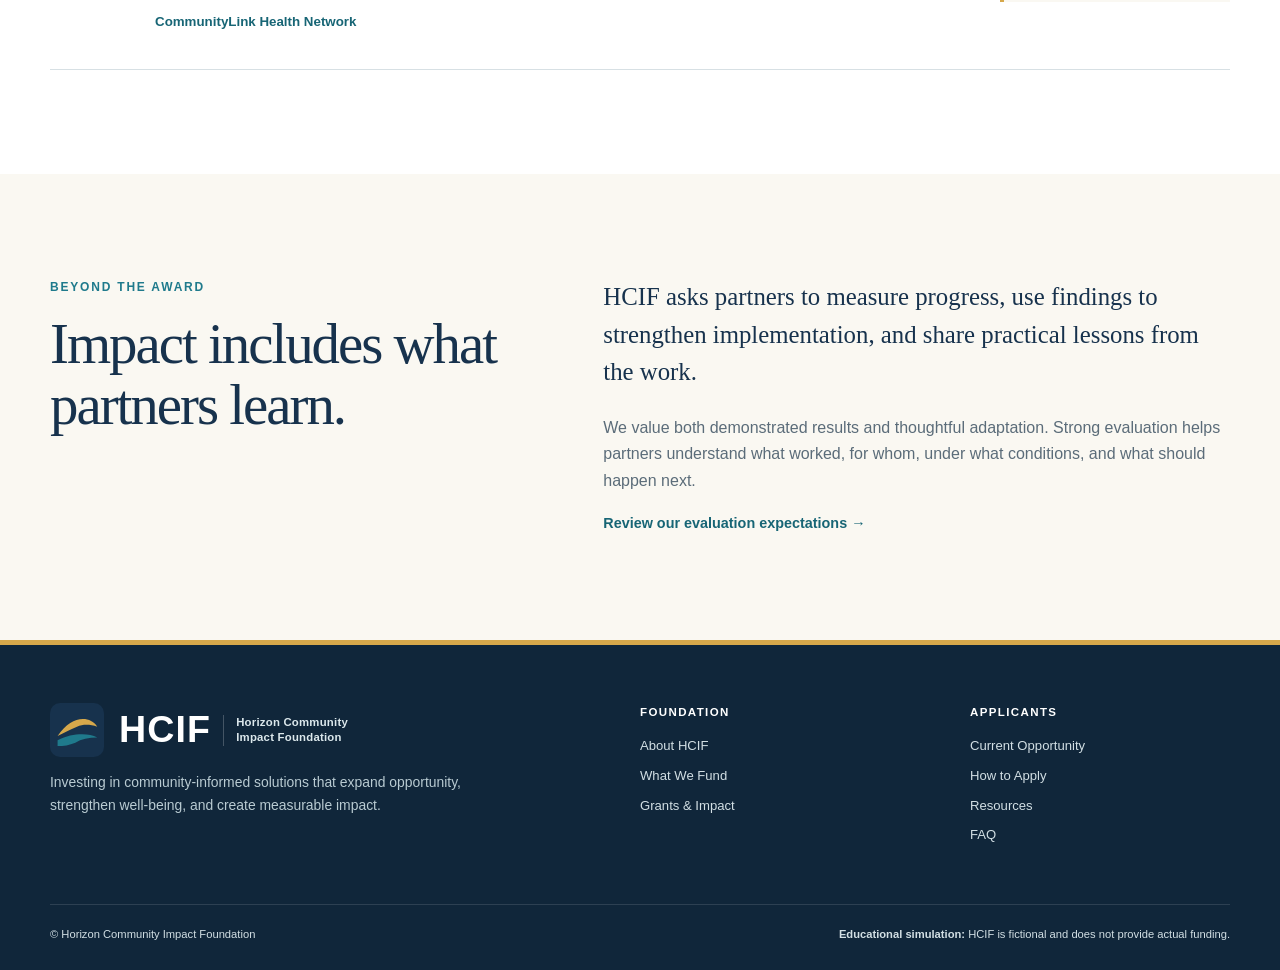
<file: grants-impact.html>
<!doctype html><html lang="en"><head><meta charset="utf-8"><meta name="viewport" content="width=device-width,initial-scale=1"><title>Grants & Impact | Horizon Community Impact Foundation</title><meta name="description" content="Meet selected HCIF partners and explore examples of community impact."><link rel="icon" href="favicon.svg"><link rel="stylesheet" href="style.css"></head><body><a class="skip-link" href="#main-content">Skip to main content</a>
  <div class="simulation-banner"><div class="container"><b>Educational simulation</b><span>HCIF is a fictional foundation created for COMM 355, at Franklin University. No actual funding is available.</span></div></div>
  <header class="site-header"><div class="container header-inner"><a href="index.html" class="brand" aria-label="Horizon Community Impact Foundation home"><img src="hcif-logo.svg" alt="Horizon Community Impact Foundation"></a><nav class="desktop-nav" aria-label="Primary navigation"><a class="" href="about.html">About</a><a class="" href="what-we-fund.html">What We Fund</a><a class="" href="current-opportunity.html">Current Opportunity</a><a class="" href="apply.html">Apply</a><a class="active" href="grants-impact.html">Grants & Impact</a><a class="" href="resources.html">Resources</a><a class="" href="faq.html">FAQ</a></nav><details class="mobile-menu"><summary>☰ Menu</summary><nav><a class="" href="about.html">About</a><a class="" href="what-we-fund.html">What We Fund</a><a class="" href="current-opportunity.html">Current Opportunity</a><a class="" href="apply.html">Apply</a><a class="active" href="grants-impact.html">Grants & Impact</a><a class="" href="resources.html">Resources</a><a class="" href="faq.html">FAQ</a></nav></details></div></header><main id="main-content"><section class="page-hero"><div class="page-hero-orbit" aria-hidden="true"></div><div class="container page-hero-inner"><p class="eyebrow eyebrow-light">Grants & impact</p><h1>Partnerships that turn community priorities into measurable progress.</h1><p>Our grantee partners bring local knowledge, trusted relationships, and disciplined implementation to the work of building stronger communities.</p></div></section><section class="section"><div class="container"><div class="section-heading"><p class="eyebrow">Selected grants</p><h2>Community leadership in action</h2><p class="section-copy">These recent projects illustrate the range of approaches supported through the Community Impact Grant.</p></div><div class="impact-list"><article><img class="impact-list-image" src="community-literacy-impact.webp" alt="Families reading together during a community literacy workshop"><div class="impact-story-main"><div class="story-meta"><span>Education</span><b>$82,500</b></div><h2>Family literacy across three rural counties</h2><p>BridgePoint paired after-school reading support with multilingual family workshops, helping 214 learners build literacy skills and home-learning routines.</p><small>BridgePoint Learning Collaborative</small></div><div class="impact-result"><span>Reported result</span><b>214 learners served</b></div></article><article><div class="impact-index">02</div><div class="impact-story-main"><div class="story-meta"><span>Environmental Sustainability</span><b>$95,000</b></div><h2>A neighborhood pathway to green careers</h2><p>GreenWorks combined paid conservation projects, technical training, and employer partnerships for residents entering the regional green workforce.</p><small>GreenWorks Neighborhood Alliance</small></div><div class="impact-result"><span>Reported result</span><b>48 residents trained</b></div></article><article><div class="impact-index">03</div><div class="impact-story-main"><div class="story-meta"><span>Health & Wellness</span><b>$74,000</b></div><h2>Mobile access to preventive care</h2><p>CommunityLink brought screening, referral, and telehealth navigation to neighborhoods where transportation and scheduling limited access to care.</p><small>CommunityLink Health Network</small></div><div class="impact-result"><span>Reported result</span><b>620 residents reached</b></div></article></div></div></section><section class="section warm"><div class="container learning-grid"><div class="section-heading"><p class="eyebrow">Beyond the award</p><h2>Impact includes what partners learn.</h2></div><div class="prose"><p class="lead">HCIF asks partners to measure progress, use findings to strengthen implementation, and share practical lessons from the work.</p><p>We value both demonstrated results and thoughtful adaptation. Strong evaluation helps partners understand what worked, for whom, under what conditions, and what should happen next.</p><a class="text-link" href="resources.html">Review our evaluation expectations →</a></div></div></section></main><footer class="site-footer"><div class="container footer-grid"><div><a href="index.html" class="footer-brand"><img src="favicon.svg" alt=""><span><b>HCIF</b><small>Horizon Community<br>Impact Foundation</small></span></a><p class="footer-summary">Investing in community-informed solutions that expand opportunity, strengthen well-being, and create measurable impact.</p></div><nav><b>Foundation</b><a href="about.html">About HCIF</a><a href="what-we-fund.html">What We Fund</a><a href="grants-impact.html">Grants & Impact</a></nav><nav><b>Applicants</b><a href="current-opportunity.html">Current Opportunity</a><a href="apply.html">How to Apply</a><a href="resources.html">Resources</a><a href="faq.html">FAQ</a></nav></div><div class="container footer-bottom"><span>© Horizon Community Impact Foundation</span><span><b>Educational simulation:</b> HCIF is fictional and does not provide actual funding.</span></div></footer></body></html>
</file>
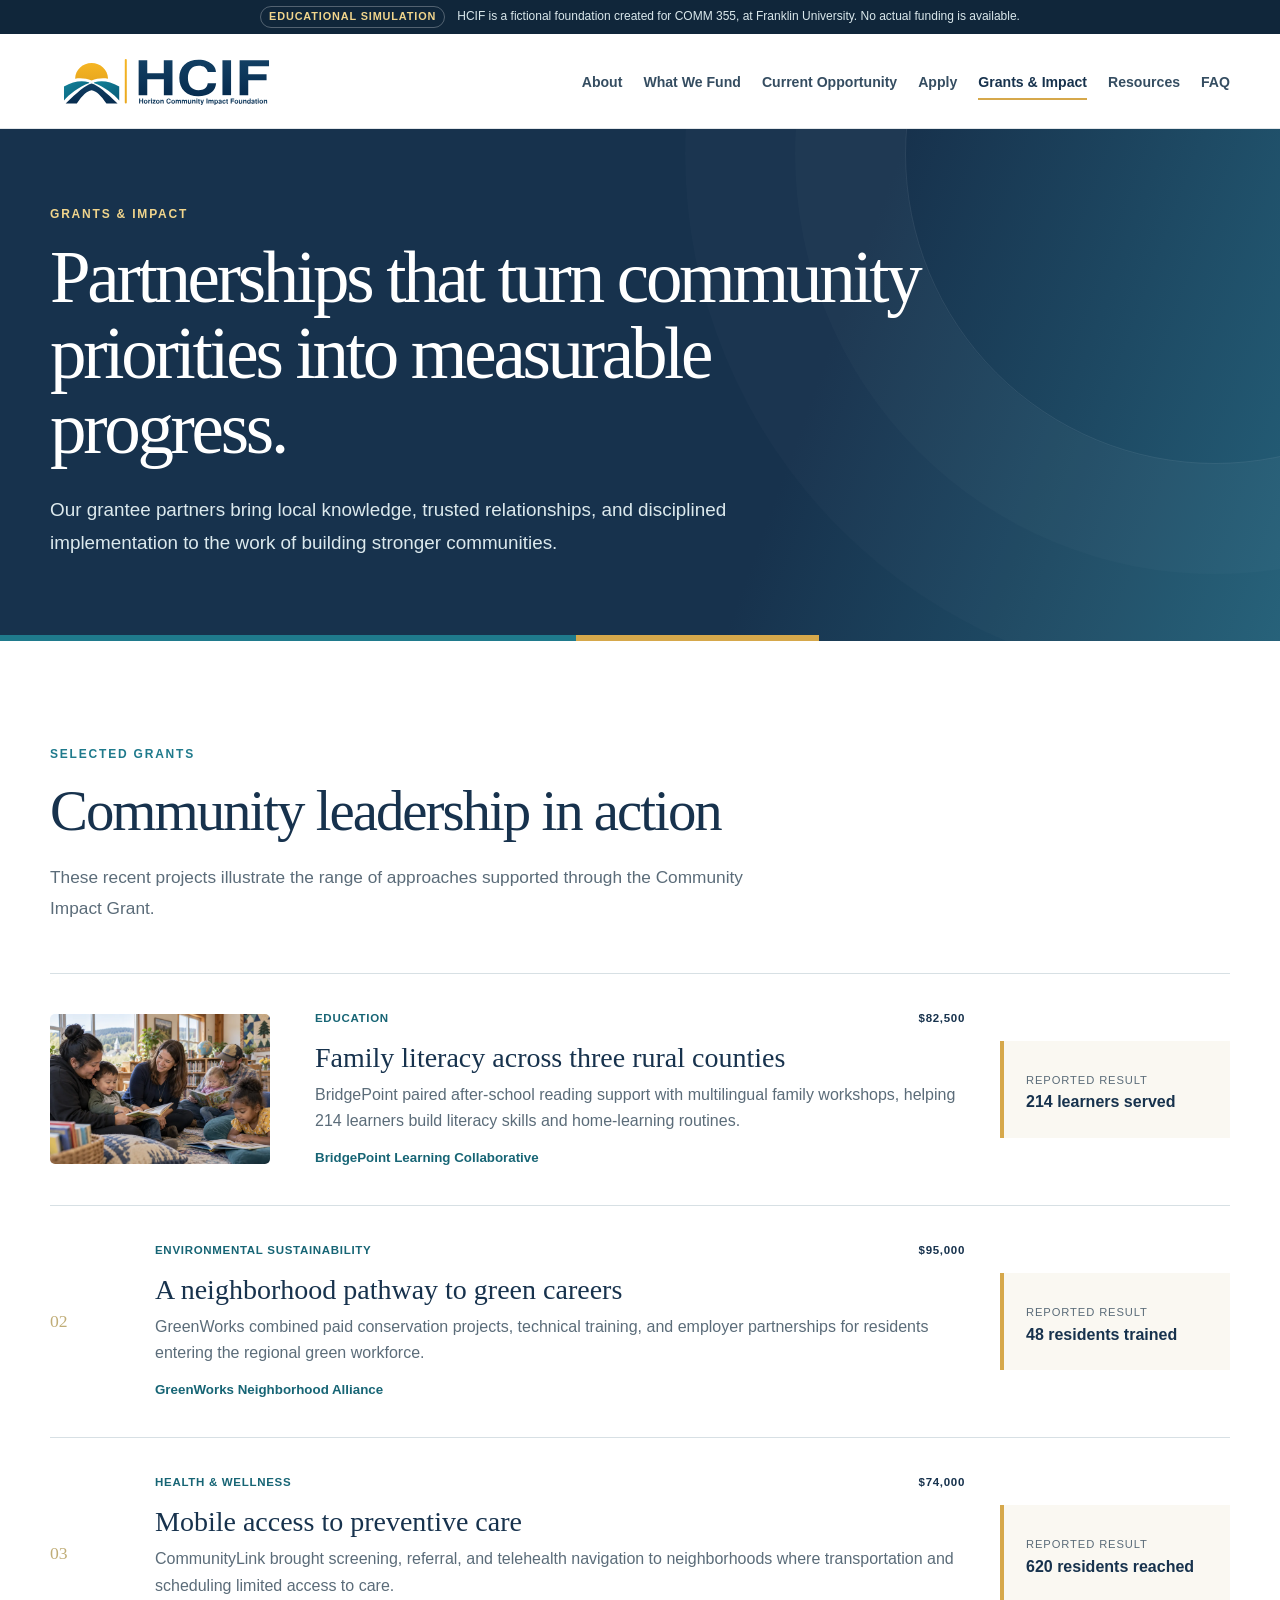
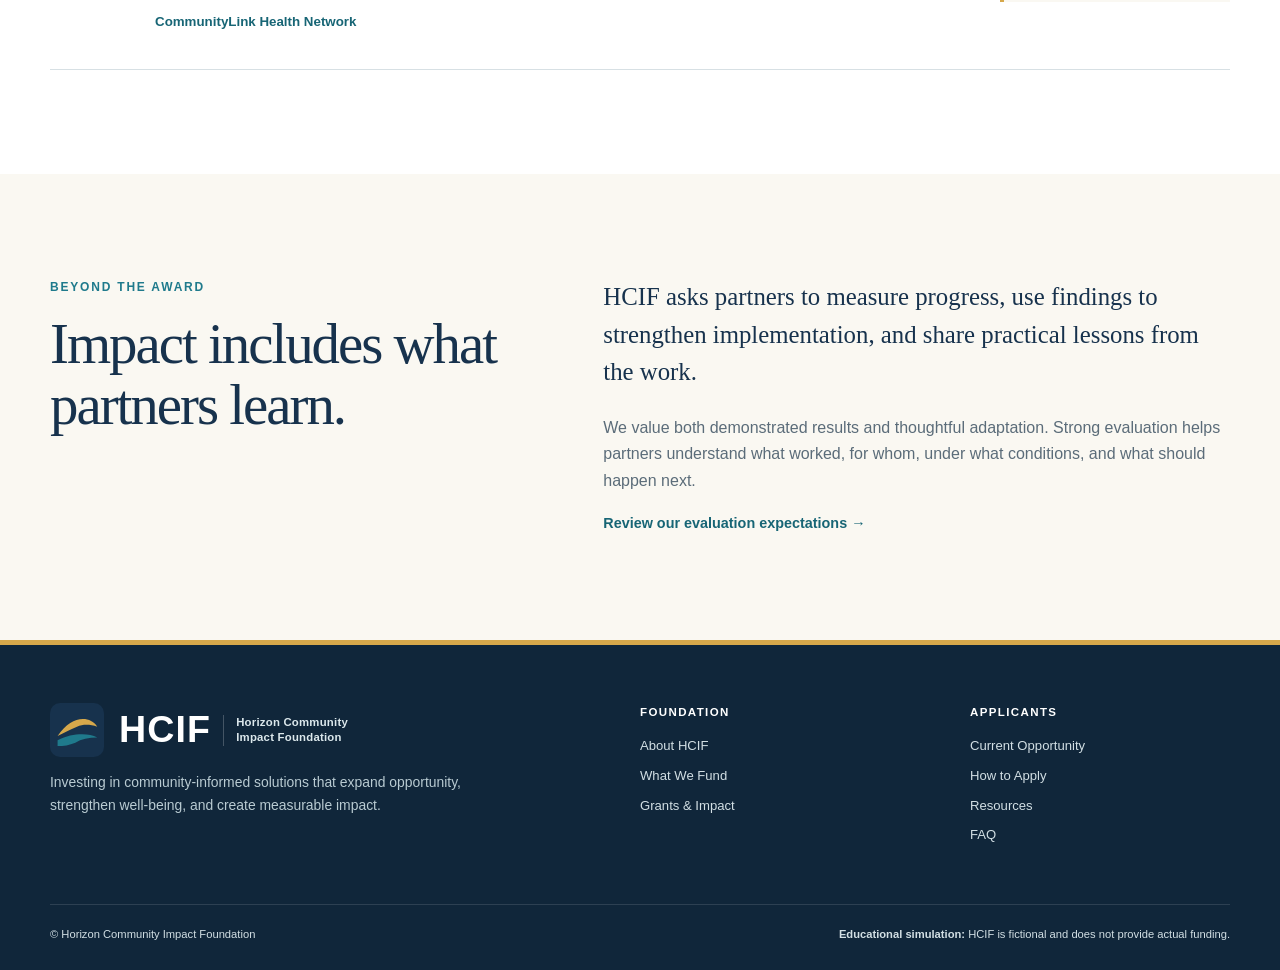
<file: grants.html>
<!doctype html><html lang="en"><head><meta charset="utf-8"><meta http-equiv="refresh" content="0;url=grants-impact.html"><link rel="canonical" href="grants-impact.html"><title>Redirecting…</title></head><body><p><a href="grants-impact.html">Continue to HCIF</a></p></body></html>
</file>
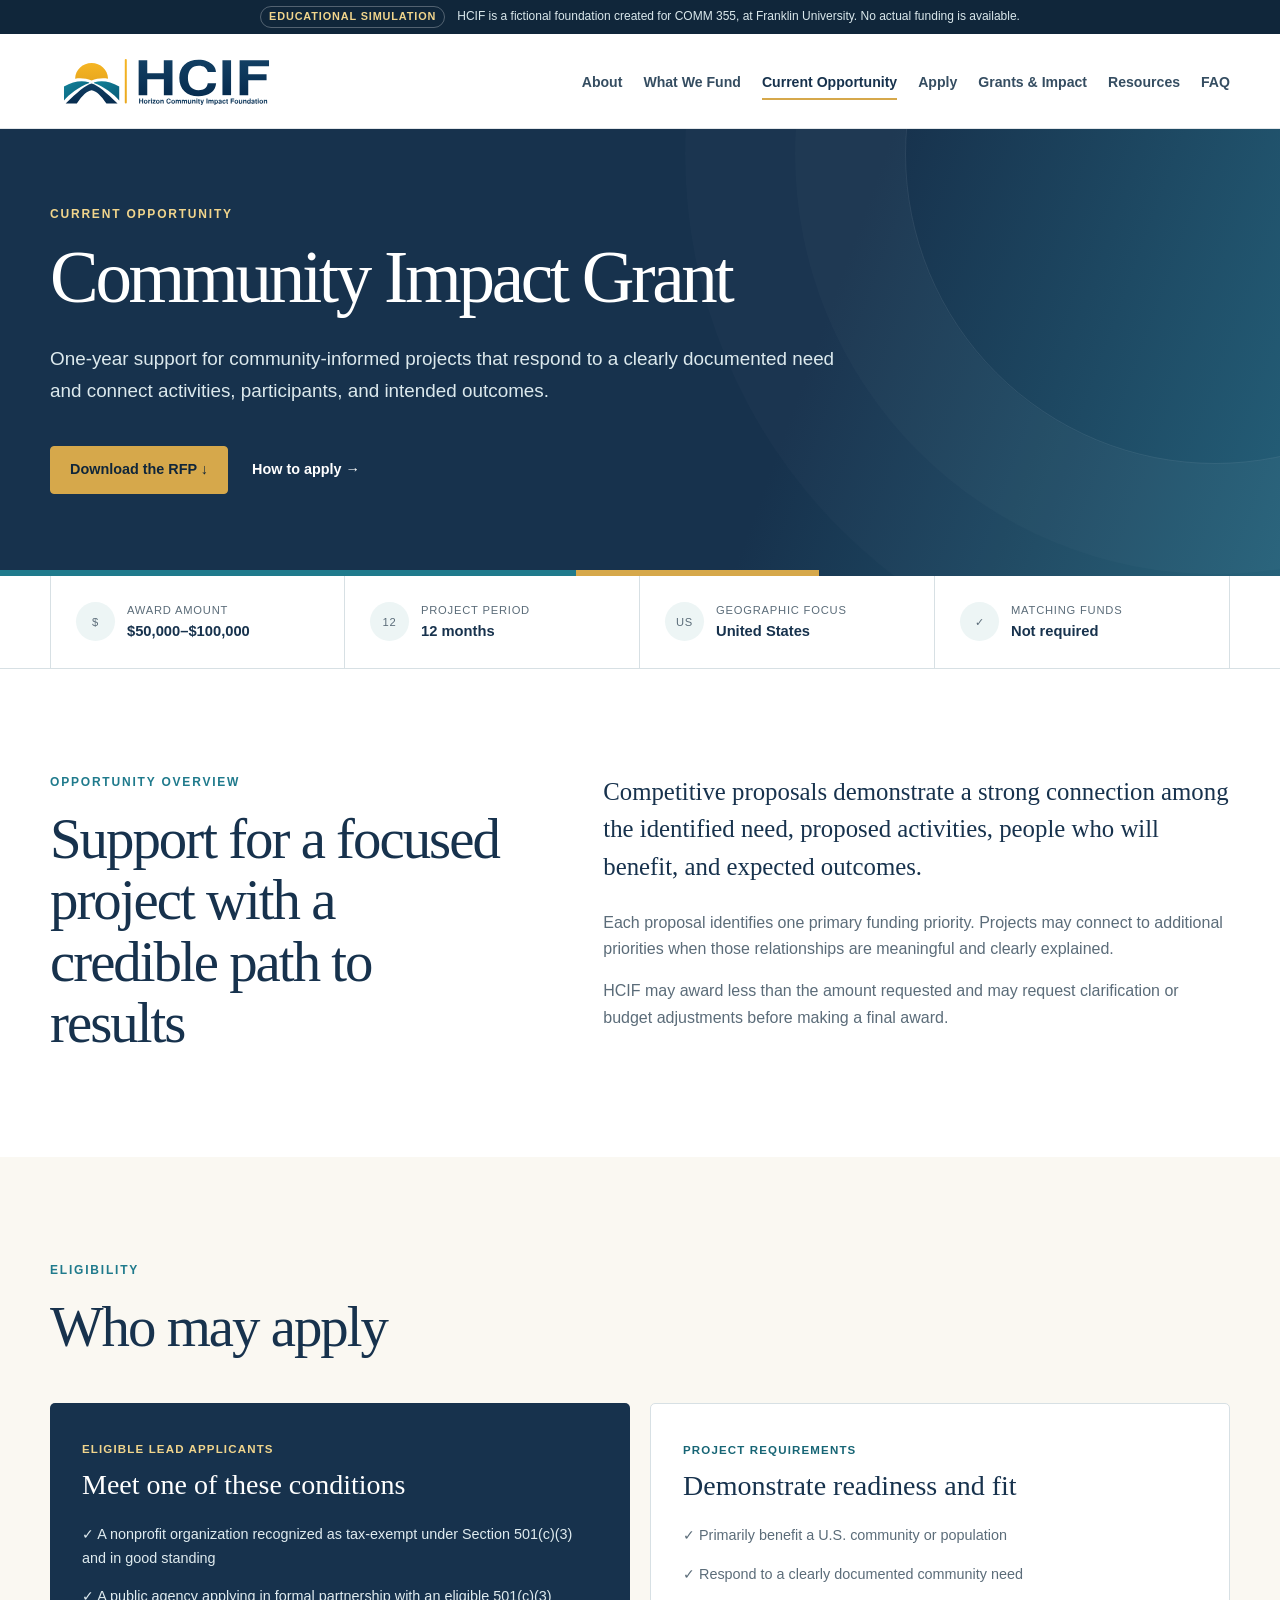
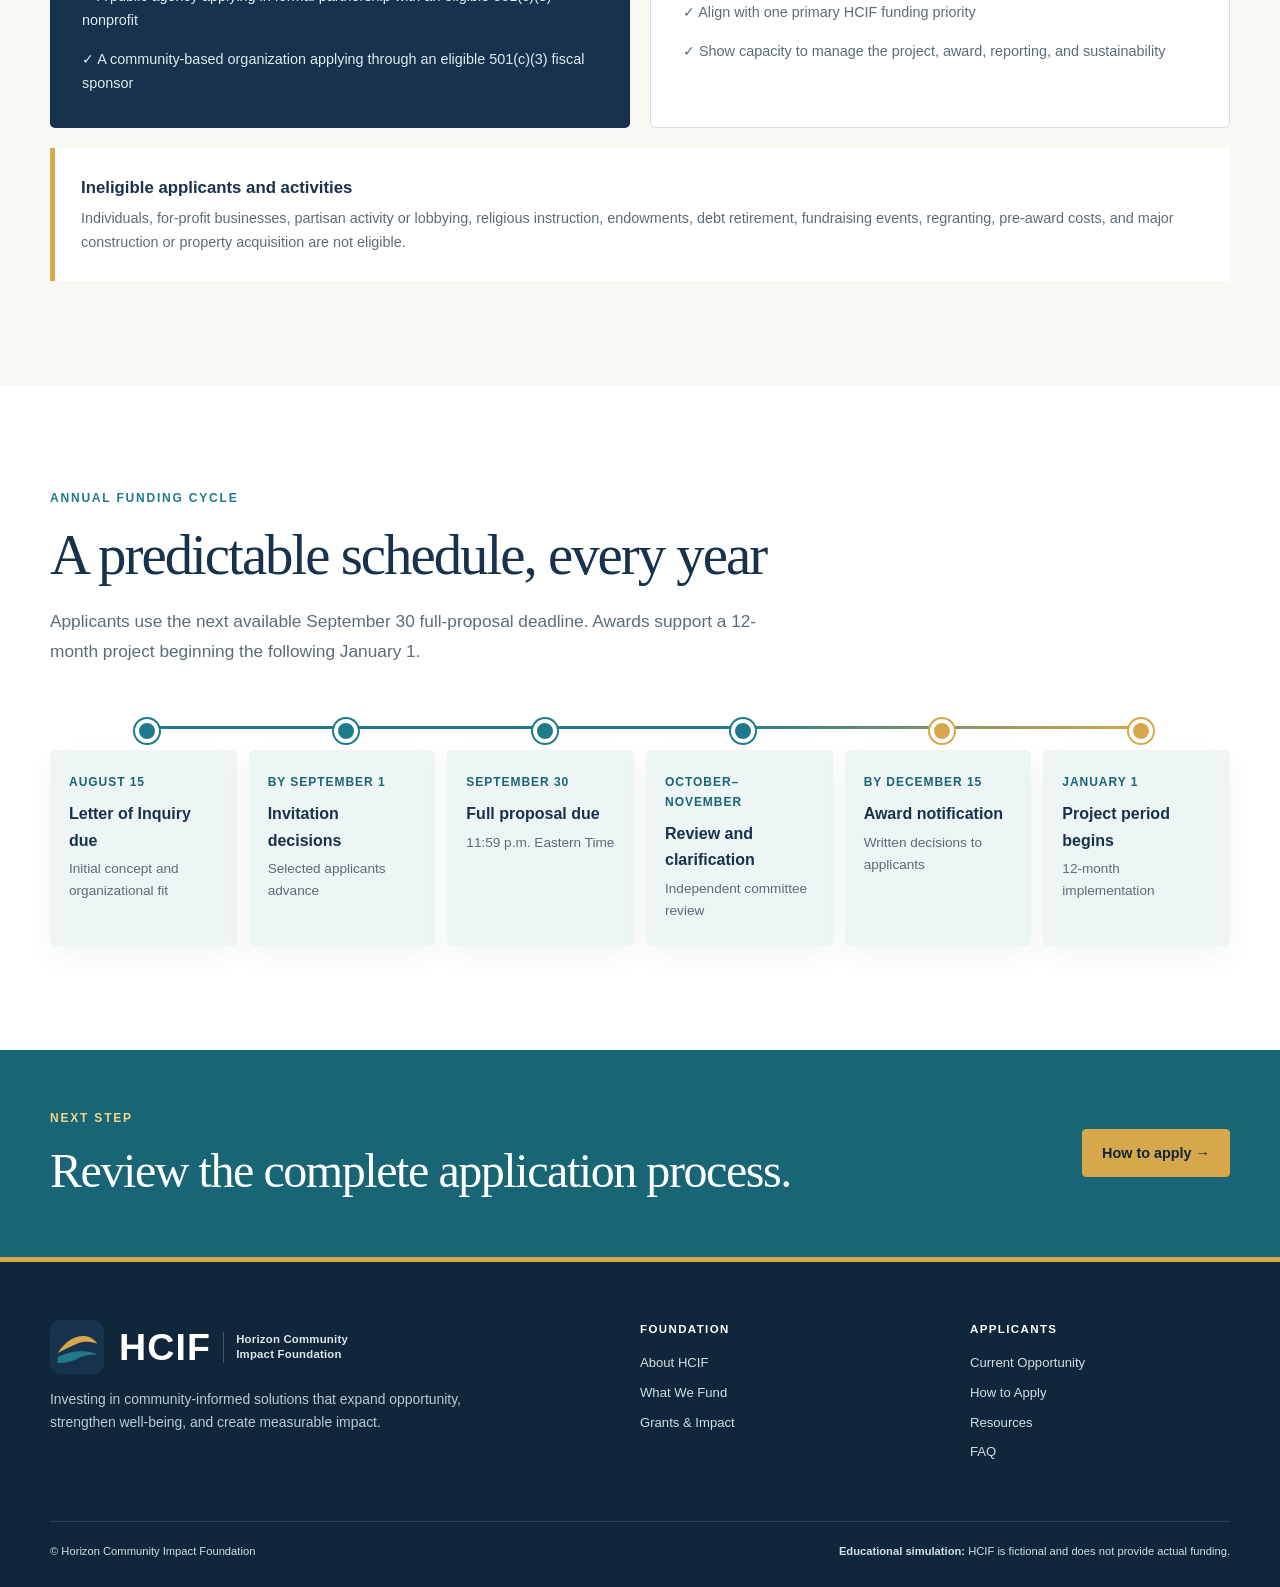
<file: opportunity.html>
<!doctype html><html lang="en"><head><meta charset="utf-8"><meta http-equiv="refresh" content="0;url=current-opportunity.html"><link rel="canonical" href="current-opportunity.html"><title>Redirecting…</title></head><body><p><a href="current-opportunity.html">Continue to HCIF</a></p></body></html>
</file>
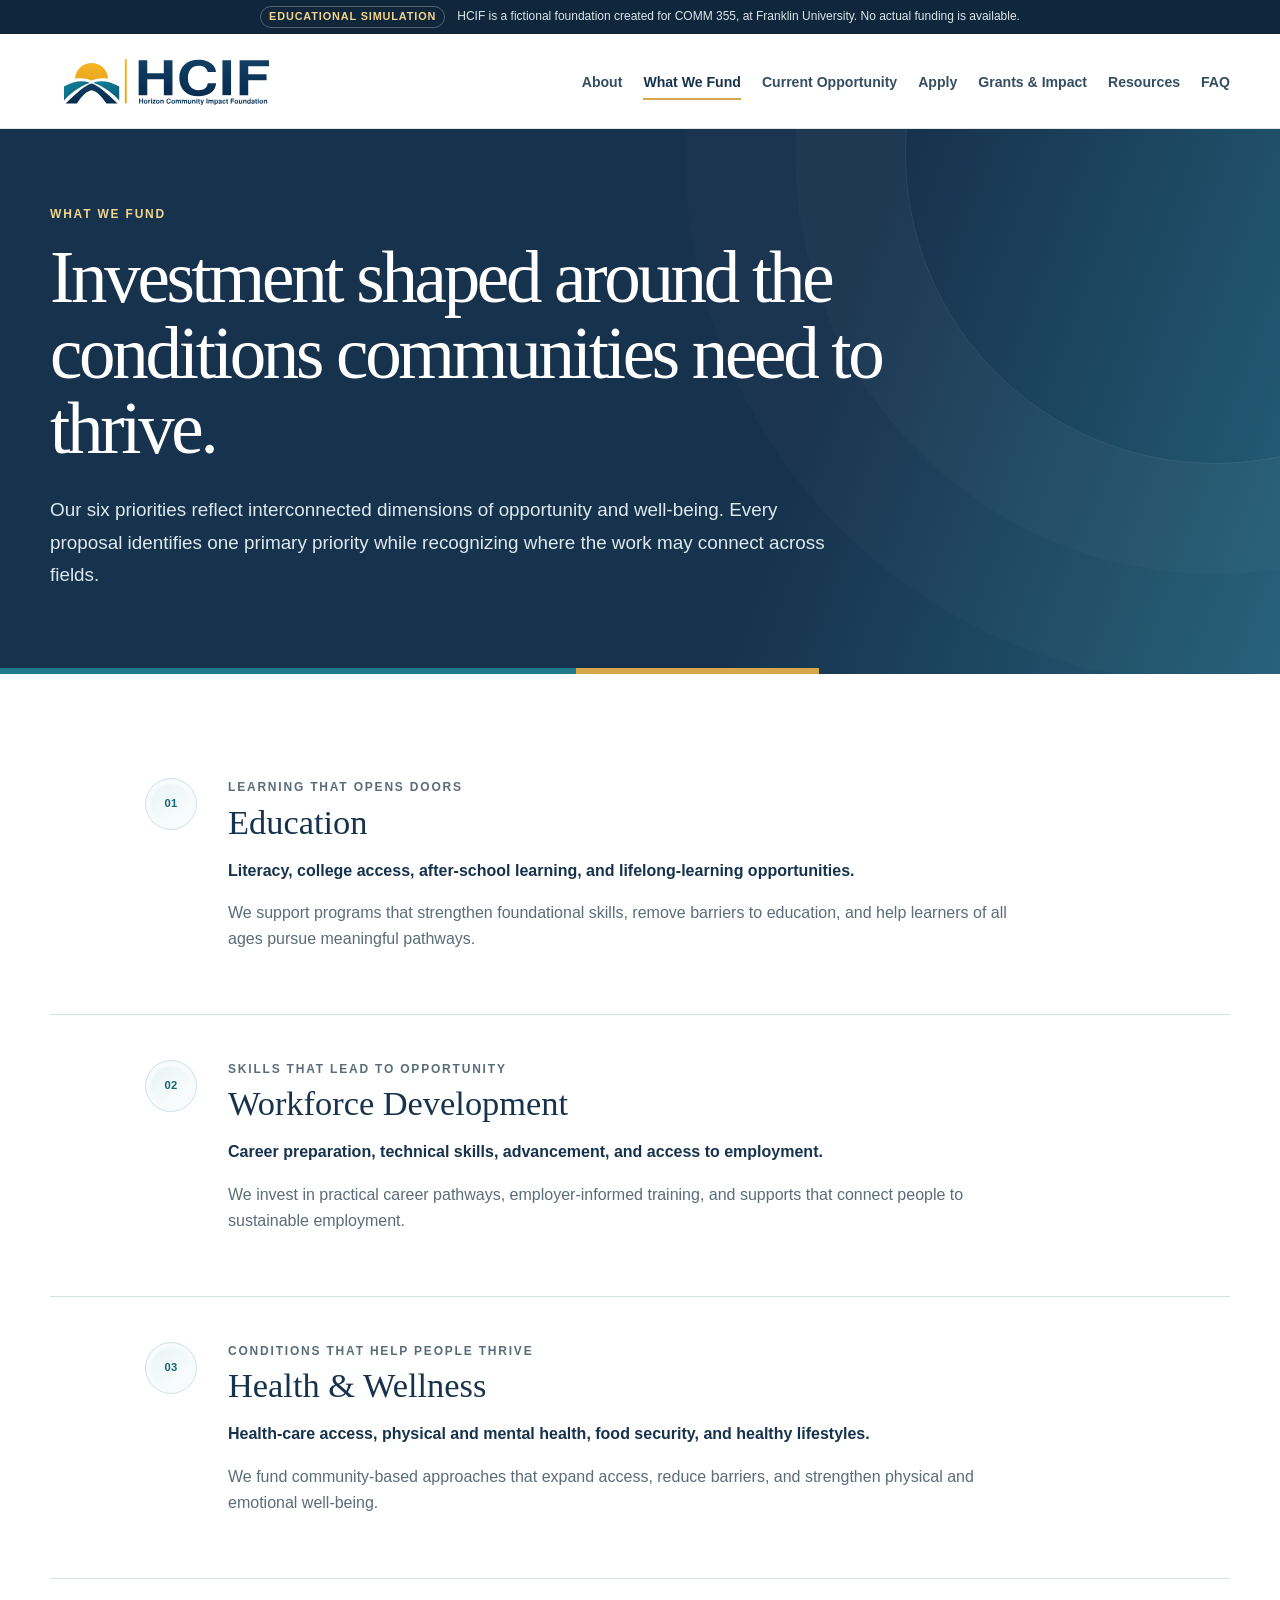
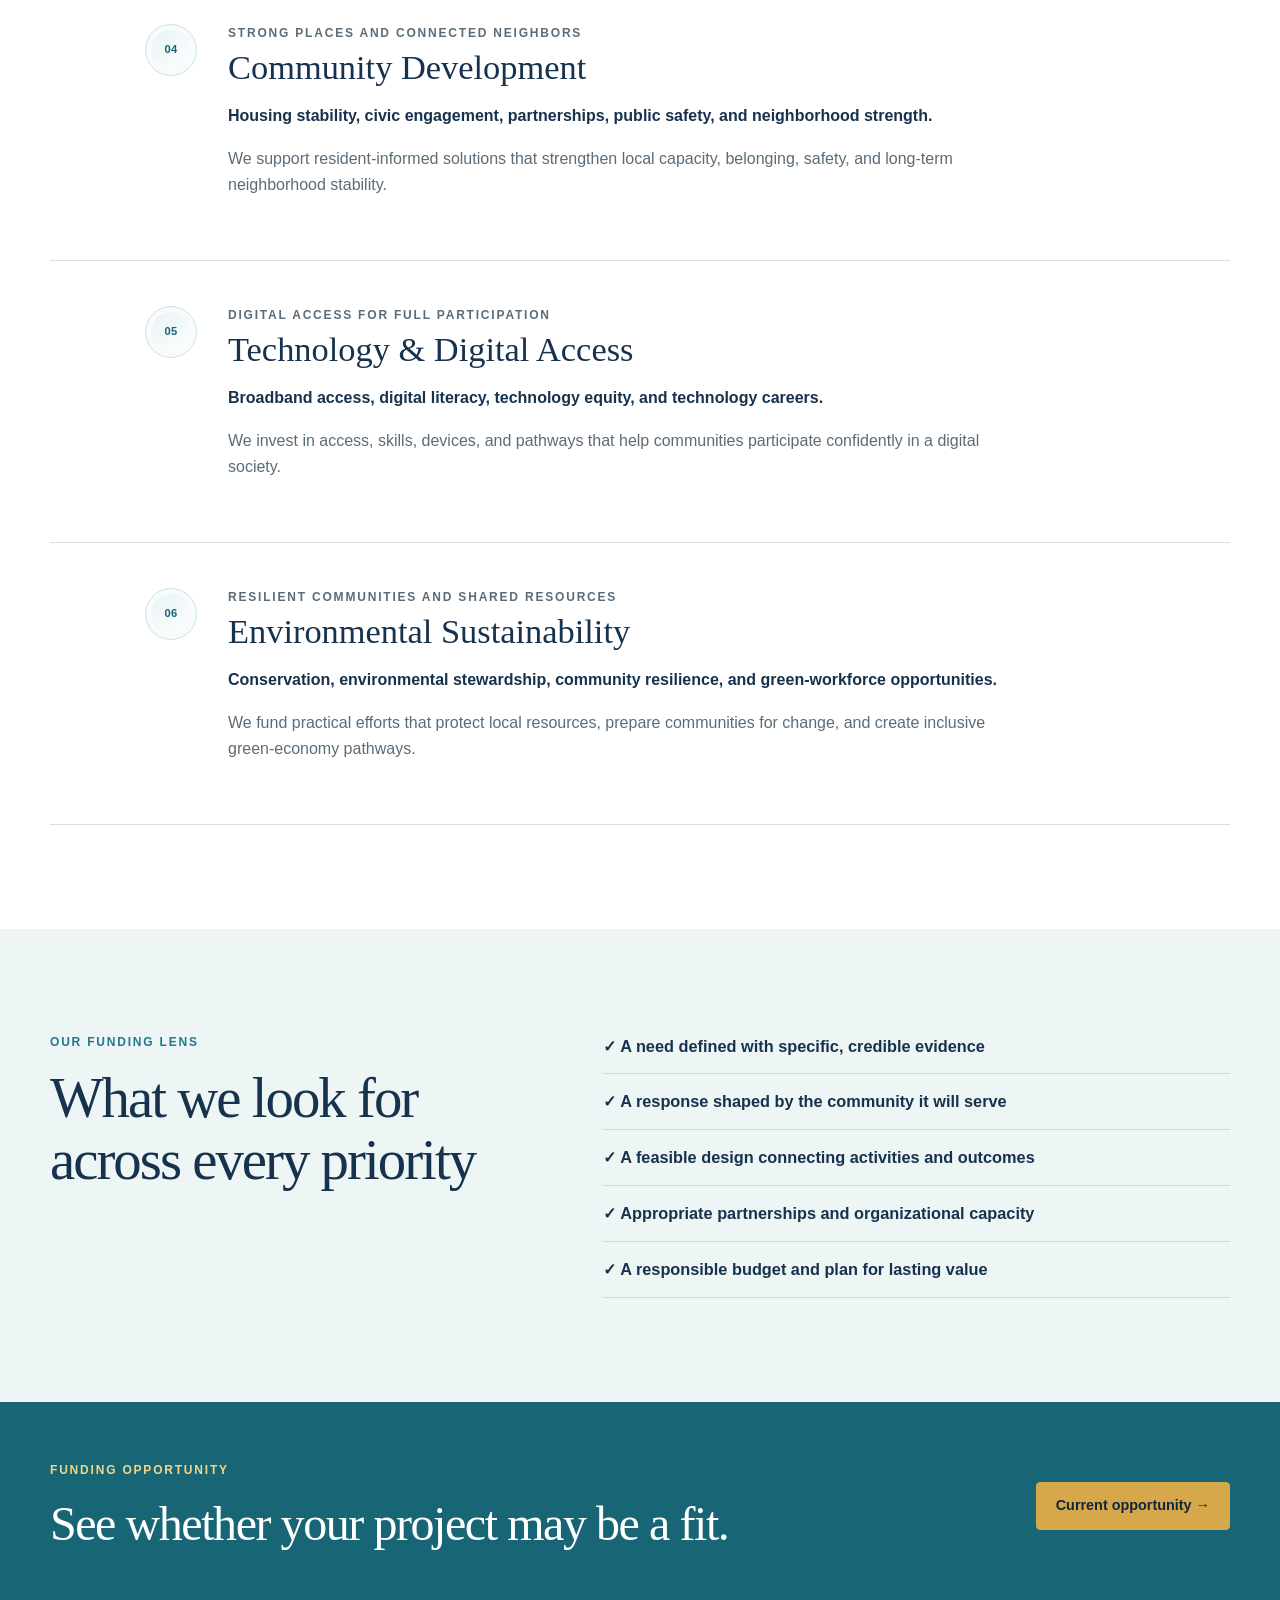
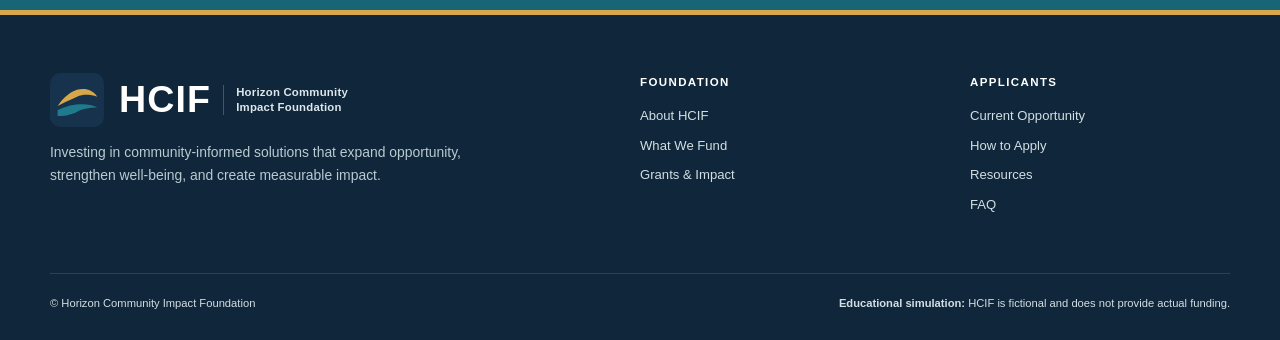
<file: priorities.html>
<!doctype html><html lang="en"><head><meta charset="utf-8"><meta http-equiv="refresh" content="0;url=what-we-fund.html"><link rel="canonical" href="what-we-fund.html"><title>Redirecting…</title></head><body><p><a href="what-we-fund.html">Continue to HCIF</a></p></body></html>
</file>
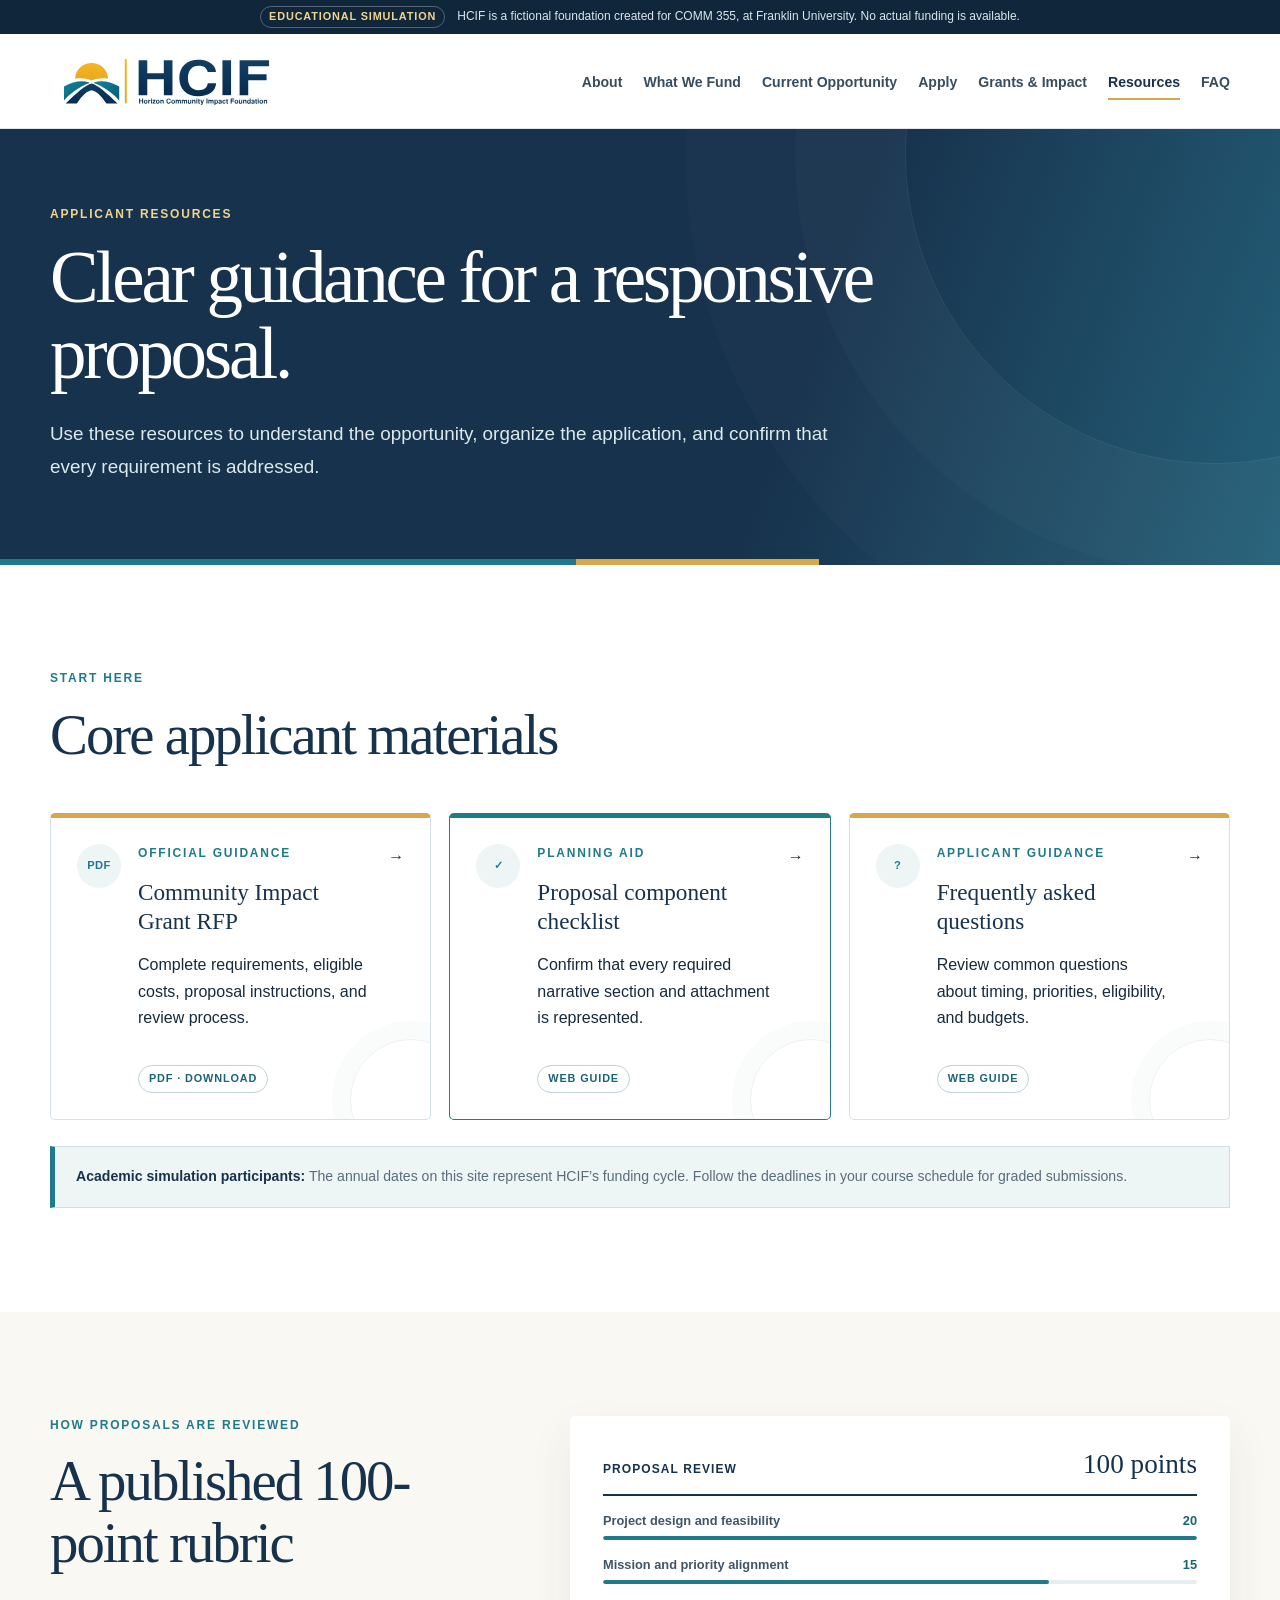
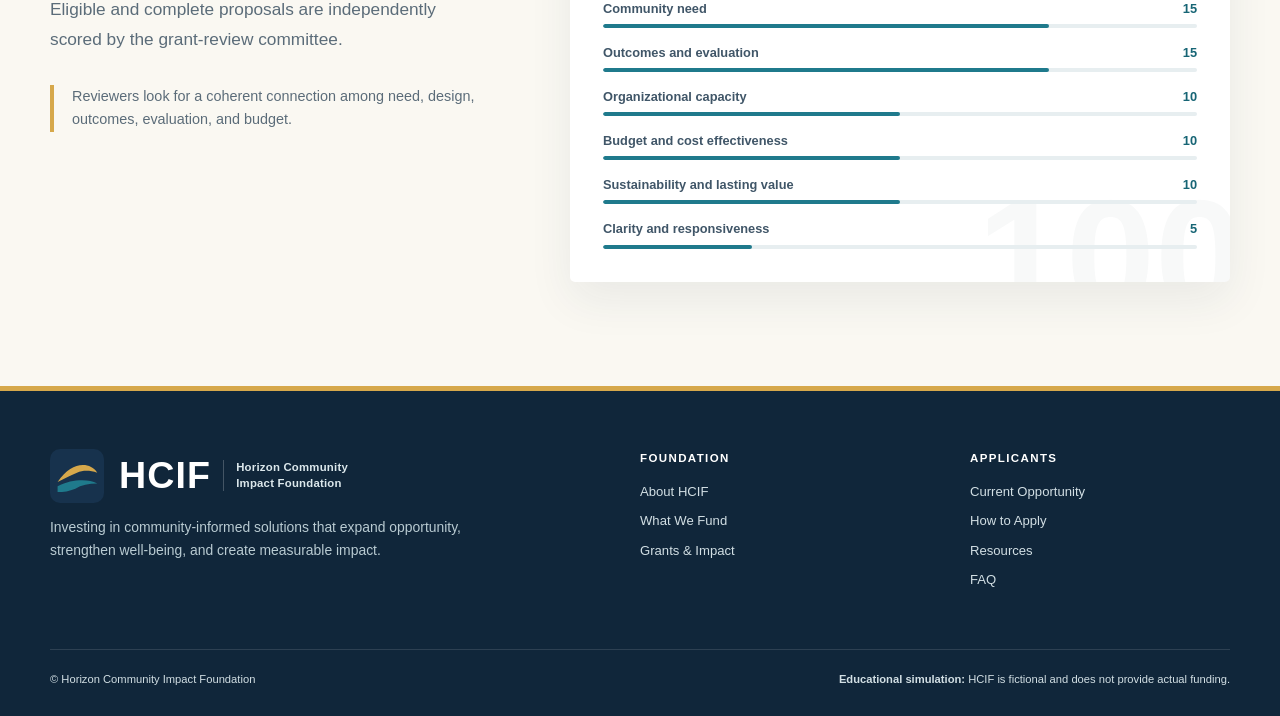
<file: resources.html>
<!doctype html><html lang="en"><head><meta charset="utf-8"><meta name="viewport" content="width=device-width,initial-scale=1"><title>Applicant Resources | Horizon Community Impact Foundation</title><meta name="description" content="Access the HCIF RFP, application guidance, and review criteria."><link rel="icon" href="favicon.svg"><link rel="stylesheet" href="style.css"></head><body><a class="skip-link" href="#main-content">Skip to main content</a>
  <div class="simulation-banner"><div class="container"><b>Educational simulation</b><span>HCIF is a fictional foundation created for COMM 355, at Franklin University. No actual funding is available.</span></div></div>
  <header class="site-header"><div class="container header-inner"><a href="index.html" class="brand" aria-label="Horizon Community Impact Foundation home"><img src="hcif-logo.svg" alt="Horizon Community Impact Foundation"></a><nav class="desktop-nav" aria-label="Primary navigation"><a class="" href="about.html">About</a><a class="" href="what-we-fund.html">What We Fund</a><a class="" href="current-opportunity.html">Current Opportunity</a><a class="" href="apply.html">Apply</a><a class="" href="grants-impact.html">Grants & Impact</a><a class="active" href="resources.html">Resources</a><a class="" href="faq.html">FAQ</a></nav><details class="mobile-menu"><summary>☰ Menu</summary><nav><a class="" href="about.html">About</a><a class="" href="what-we-fund.html">What We Fund</a><a class="" href="current-opportunity.html">Current Opportunity</a><a class="" href="apply.html">Apply</a><a class="" href="grants-impact.html">Grants & Impact</a><a class="active" href="resources.html">Resources</a><a class="" href="faq.html">FAQ</a></nav></details></div></header><main id="main-content"><section class="page-hero"><div class="page-hero-orbit" aria-hidden="true"></div><div class="container page-hero-inner"><p class="eyebrow eyebrow-light">Applicant resources</p><h1>Clear guidance for a responsive proposal.</h1><p>Use these resources to understand the opportunity, organize the application, and confirm that every requirement is addressed.</p></div></section><section class="section"><div class="container"><div class="section-heading"><p class="eyebrow">Start here</p><h2>Core applicant materials</h2></div><div class="resource-grid"><a href="hcif-community-impact-grant-rfp.pdf" download><span class="icon static-icon">PDF</span><div><p class="eyebrow">Official guidance</p><h2>Community Impact Grant RFP</h2><p>Complete requirements, eligible costs, proposal instructions, and review process.</p><span class="resource-type">PDF · Download</span></div><span>→</span></a><a href="apply.html#components"><span class="icon static-icon">✓</span><div><p class="eyebrow">Planning aid</p><h2>Proposal component checklist</h2><p>Confirm that every required narrative section and attachment is represented.</p><span class="resource-type">Web guide</span></div><span>→</span></a><a href="faq.html"><span class="icon static-icon">?</span><div><p class="eyebrow">Applicant guidance</p><h2>Frequently asked questions</h2><p>Review common questions about timing, priorities, eligibility, and budgets.</p><span class="resource-type">Web guide</span></div><span>→</span></a></div><div class="academic-deadline-note"><b>Academic simulation participants:</b> The annual dates on this site represent HCIF’s funding cycle. Follow the deadlines in your course schedule for graded submissions.</div></div></section><section class="section warm"><div class="container review-resource-grid"><div><div class="section-heading"><p class="eyebrow">How proposals are reviewed</p><h2>A published 100-point rubric</h2><p class="section-copy">Eligible and complete proposals are independently scored by the grant-review committee.</p></div><div class="review-principle"><p>Reviewers look for a coherent connection among need, design, outcomes, evaluation, and budget.</p></div></div><div class="criteria-card"><div class="criteria-total"><span>Proposal review</span><strong>100 points</strong></div><div class="criterion"><div><span>Project design and feasibility</span><b>20</b></div><i><span style="width:100%"></span></i></div><div class="criterion"><div><span>Mission and priority alignment</span><b>15</b></div><i><span style="width:75%"></span></i></div><div class="criterion"><div><span>Community need</span><b>15</b></div><i><span style="width:75%"></span></i></div><div class="criterion"><div><span>Outcomes and evaluation</span><b>15</b></div><i><span style="width:75%"></span></i></div><div class="criterion"><div><span>Organizational capacity</span><b>10</b></div><i><span style="width:50%"></span></i></div><div class="criterion"><div><span>Budget and cost effectiveness</span><b>10</b></div><i><span style="width:50%"></span></i></div><div class="criterion"><div><span>Sustainability and lasting value</span><b>10</b></div><i><span style="width:50%"></span></i></div><div class="criterion"><div><span>Clarity and responsiveness</span><b>5</b></div><i><span style="width:25%"></span></i></div></div></div></section></main><footer class="site-footer"><div class="container footer-grid"><div><a href="index.html" class="footer-brand"><img src="favicon.svg" alt=""><span><b>HCIF</b><small>Horizon Community<br>Impact Foundation</small></span></a><p class="footer-summary">Investing in community-informed solutions that expand opportunity, strengthen well-being, and create measurable impact.</p></div><nav><b>Foundation</b><a href="about.html">About HCIF</a><a href="what-we-fund.html">What We Fund</a><a href="grants-impact.html">Grants & Impact</a></nav><nav><b>Applicants</b><a href="current-opportunity.html">Current Opportunity</a><a href="apply.html">How to Apply</a><a href="resources.html">Resources</a><a href="faq.html">FAQ</a></nav></div><div class="container footer-bottom"><span>© Horizon Community Impact Foundation</span><span><b>Educational simulation:</b> HCIF is fictional and does not provide actual funding.</span></div></footer></body></html>
</file>
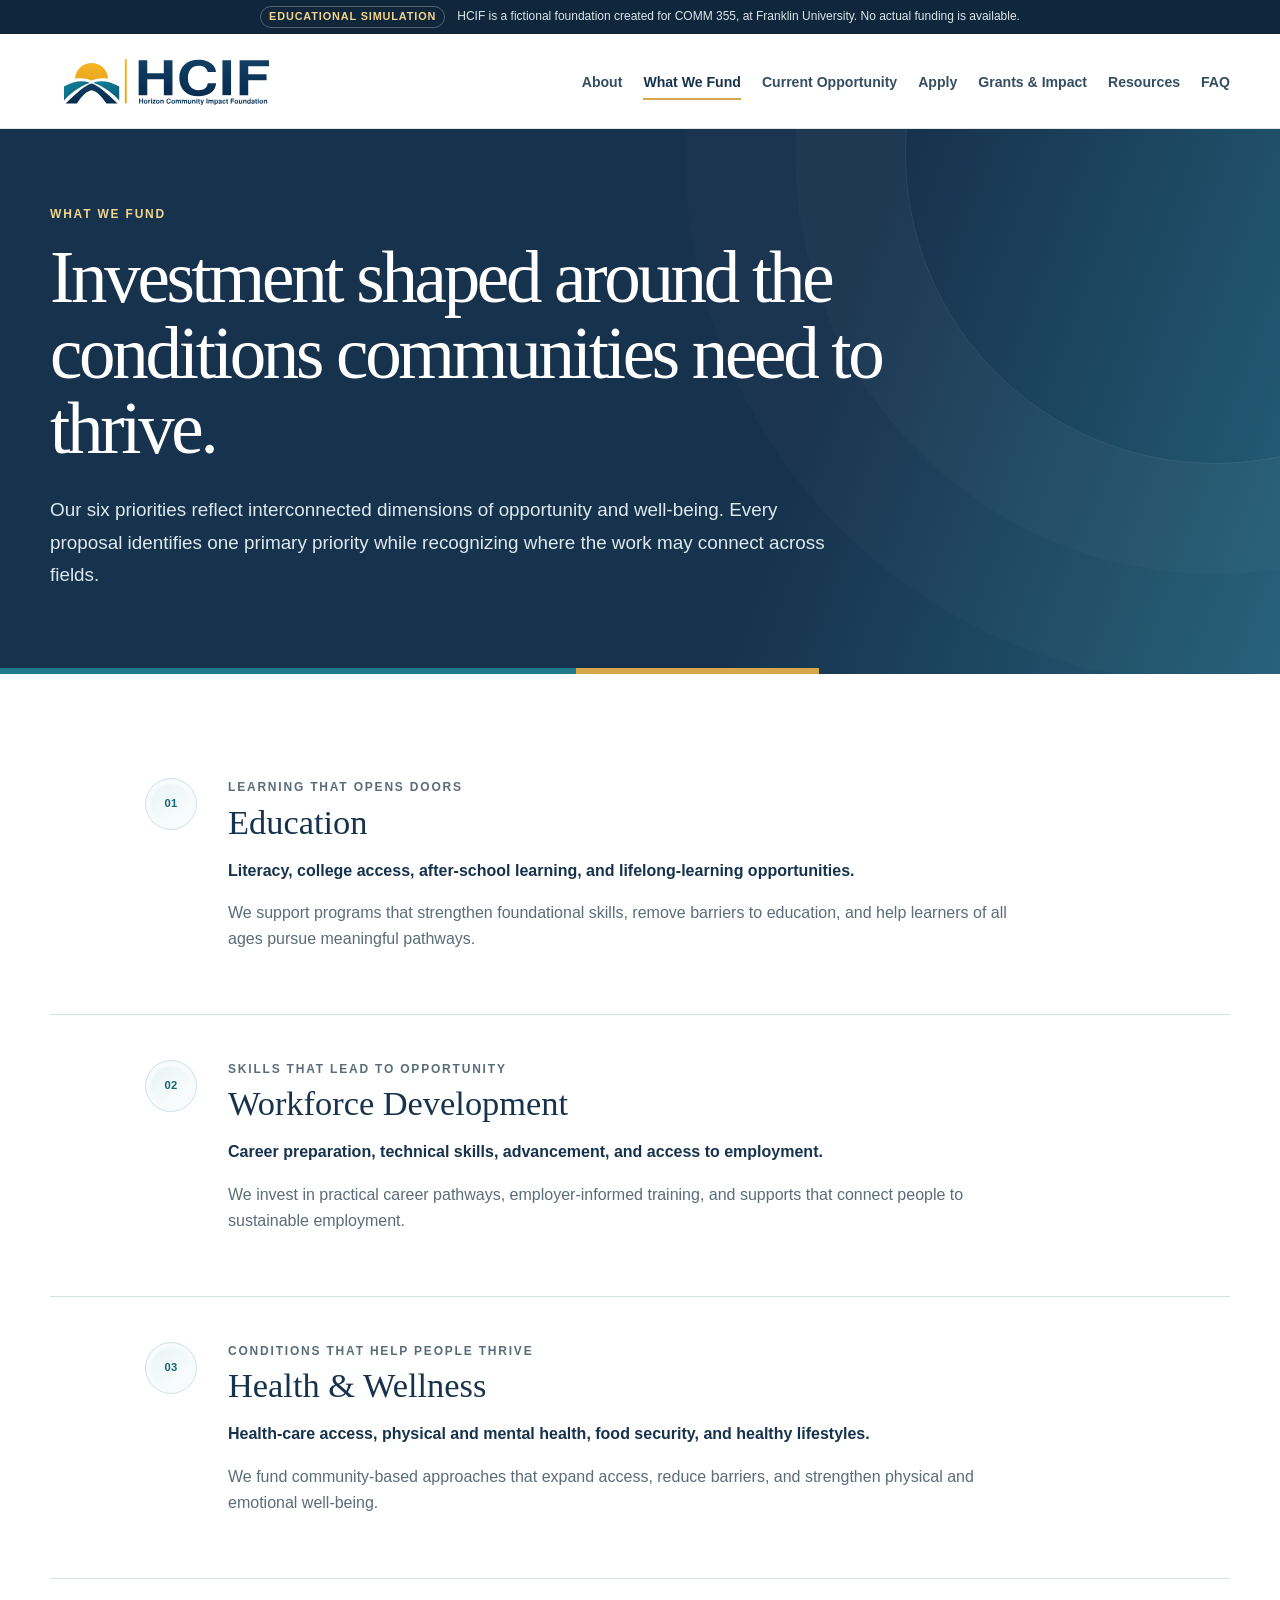
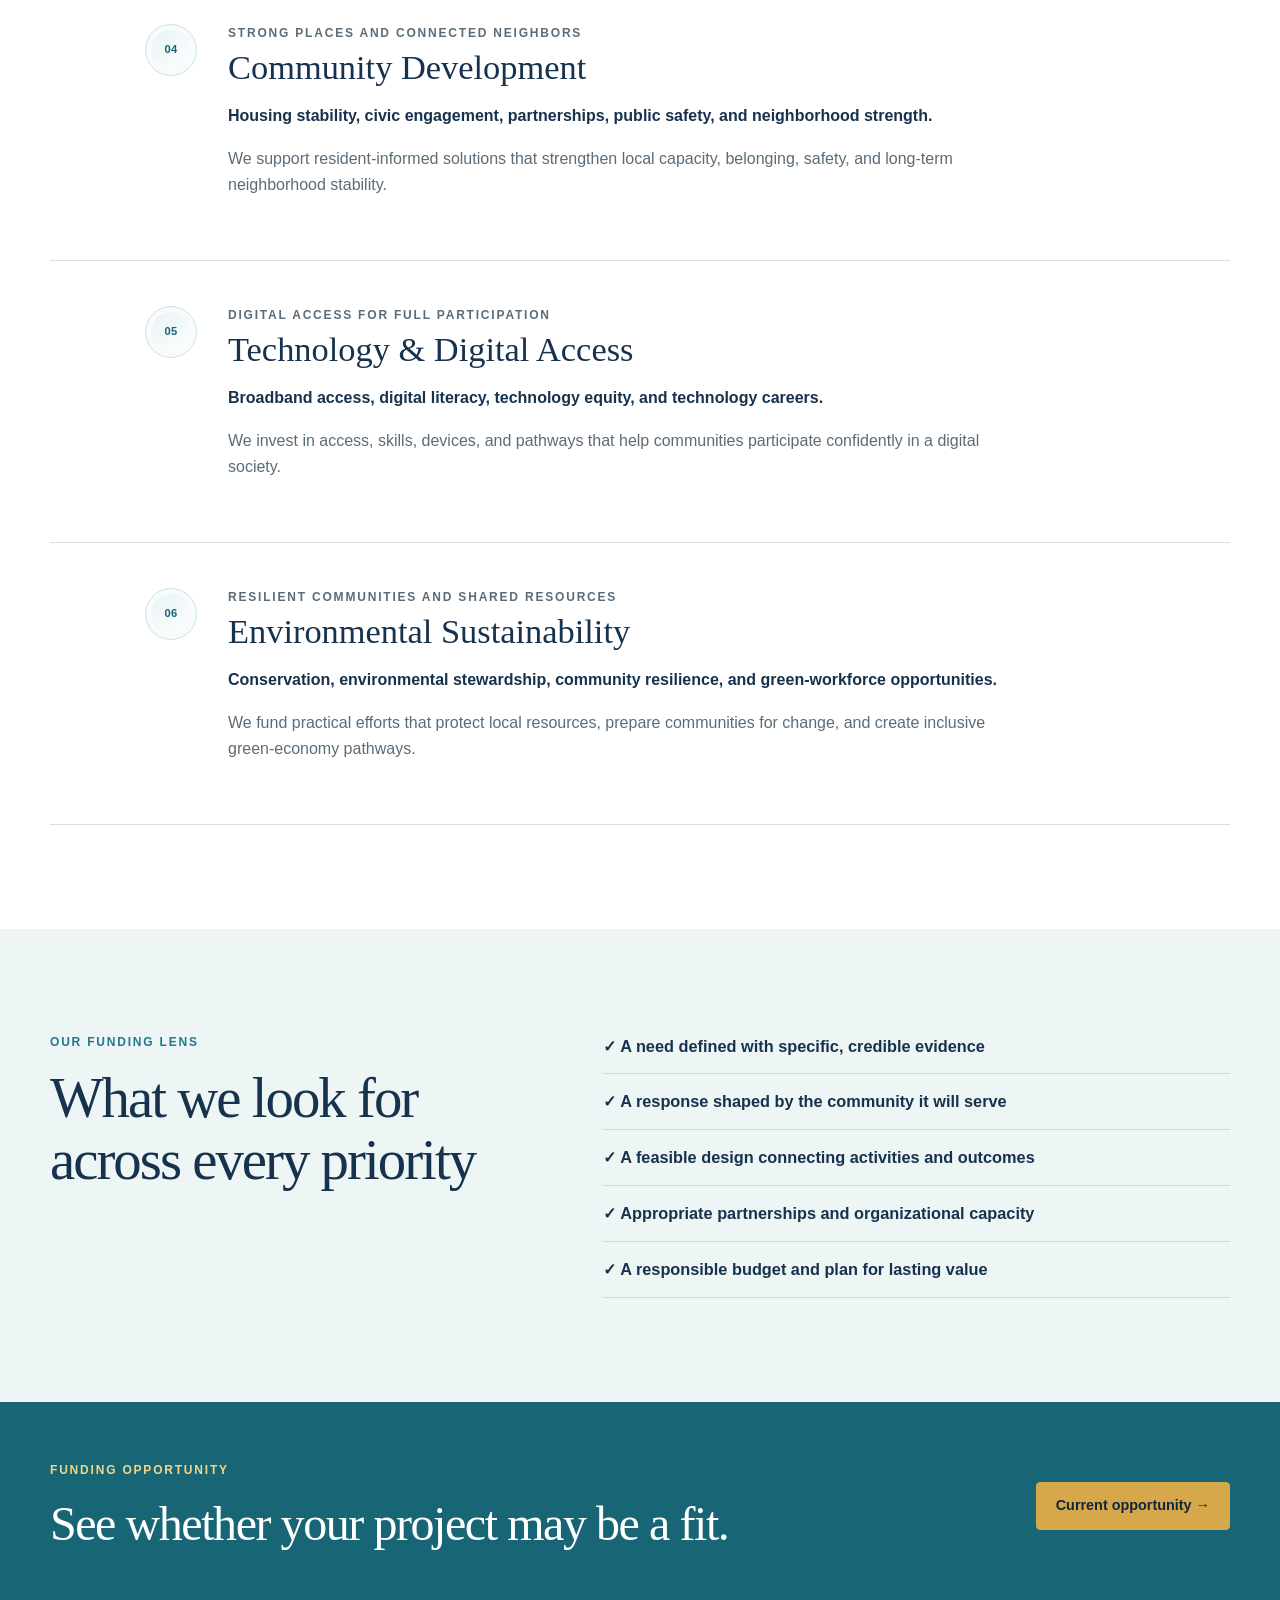
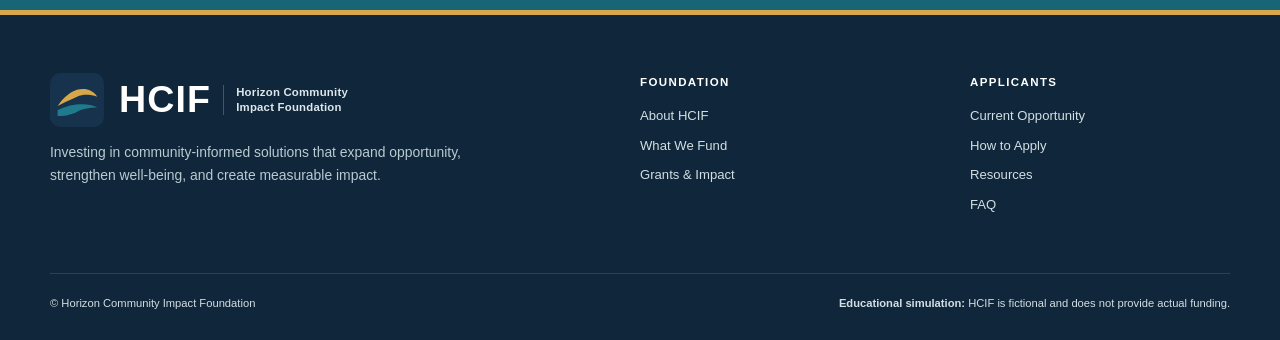
<file: what-we-fund.html>
<!doctype html><html lang="en"><head><meta charset="utf-8"><meta name="viewport" content="width=device-width,initial-scale=1"><title>What We Fund | Horizon Community Impact Foundation</title><meta name="description" content="Explore HCIF's six funding priorities."><link rel="icon" href="favicon.svg"><link rel="stylesheet" href="style.css"></head><body><a class="skip-link" href="#main-content">Skip to main content</a>
  <div class="simulation-banner"><div class="container"><b>Educational simulation</b><span>HCIF is a fictional foundation created for COMM 355, at Franklin University. No actual funding is available.</span></div></div>
  <header class="site-header"><div class="container header-inner"><a href="index.html" class="brand" aria-label="Horizon Community Impact Foundation home"><img src="hcif-logo.svg" alt="Horizon Community Impact Foundation"></a><nav class="desktop-nav" aria-label="Primary navigation"><a class="" href="about.html">About</a><a class="active" href="what-we-fund.html">What We Fund</a><a class="" href="current-opportunity.html">Current Opportunity</a><a class="" href="apply.html">Apply</a><a class="" href="grants-impact.html">Grants & Impact</a><a class="" href="resources.html">Resources</a><a class="" href="faq.html">FAQ</a></nav><details class="mobile-menu"><summary>☰ Menu</summary><nav><a class="" href="about.html">About</a><a class="active" href="what-we-fund.html">What We Fund</a><a class="" href="current-opportunity.html">Current Opportunity</a><a class="" href="apply.html">Apply</a><a class="" href="grants-impact.html">Grants & Impact</a><a class="" href="resources.html">Resources</a><a class="" href="faq.html">FAQ</a></nav></details></div></header><main id="main-content"><section class="page-hero"><div class="page-hero-orbit" aria-hidden="true"></div><div class="container page-hero-inner"><p class="eyebrow eyebrow-light">What we fund</p><h1>Investment shaped around the conditions communities need to thrive.</h1><p>Our six priorities reflect interconnected dimensions of opportunity and well-being. Every proposal identifies one primary priority while recognizing where the work may connect across fields.</p></div></section><section class="section"><div class="container priority-detail-list"><article>
          <div class="priority-detail-number"> </div><span class="icon static-icon">01</span><div><p class="eyebrow">Learning that opens doors</p><h2>Education</h2><p class="priority-lead">Literacy, college access, after-school learning, and lifelong-learning opportunities.</p><p>We support programs that strengthen foundational skills, remove barriers to education, and help learners of all ages pursue meaningful pathways.</p></div></article><article>
            <div class="priority-detail-number"> </div><span class="icon static-icon">02</span><div><p class="eyebrow">Skills that lead to opportunity</p><h2>Workforce Development</h2><p class="priority-lead">Career preparation, technical skills, advancement, and access to employment.</p><p>We invest in practical career pathways, employer-informed training, and supports that connect people to sustainable employment.</p></div></article><article>
              <div class="priority-detail-number"> </div><span class="icon static-icon">03</span><div><p class="eyebrow">Conditions that help people thrive</p><h2>Health & Wellness</h2><p class="priority-lead">Health-care access, physical and mental health, food security, and healthy lifestyles.</p><p>We fund community-based approaches that expand access, reduce barriers, and strengthen physical and emotional well-being.</p></div></article><article>
                <div class="priority-detail-number"> </div><span class="icon static-icon">04</span><div><p class="eyebrow">Strong places and connected neighbors</p><h2>Community Development</h2><p class="priority-lead">Housing stability, civic engagement, partnerships, public safety, and neighborhood strength.</p><p>We support resident-informed solutions that strengthen local capacity, belonging, safety, and long-term neighborhood stability.</p></div></article><article>
                  <div class="priority-detail-number"> </div><span class="icon static-icon">05</span><div><p class="eyebrow">Digital access for full participation</p><h2>Technology & Digital Access</h2><p class="priority-lead">Broadband access, digital literacy, technology equity, and technology careers.</p><p>We invest in access, skills, devices, and pathways that help communities participate confidently in a digital society.</p></div></article><article>
                    <div class="priority-detail-number"> </div><span class="icon static-icon">06</span><div><p class="eyebrow">Resilient communities and shared resources</p><h2>Environmental Sustainability</h2><p class="priority-lead">Conservation, environmental stewardship, community resilience, and green-workforce opportunities.</p><p>We fund practical efforts that protect local resources, prepare communities for change, and create inclusive green-economy pathways.</p></div></article></div></section><section class="section mist"><div class="container funding-lens-grid"><div class="section-heading"><p class="eyebrow">Our funding lens</p><h2>What we look for across every priority</h2></div><ul class="large-check-list"><li>✓ A need defined with specific, credible evidence</li><li>✓ A response shaped by the community it will serve</li><li>✓ A feasible design connecting activities and outcomes</li><li>✓ Appropriate partnerships and organizational capacity</li><li>✓ A responsible budget and plan for lasting value</li></ul></div></section><section class="closing"><div class="container"><div><p class="eyebrow eyebrow-light">Funding opportunity</p><h2>See whether your project may be a fit.</h2></div><a class="button button-gold" href="current-opportunity.html">Current opportunity →</a></div></section></main><footer class="site-footer"><div class="container footer-grid"><div><a href="index.html" class="footer-brand"><img src="favicon.svg" alt=""><span><b>HCIF</b><small>Horizon Community<br>Impact Foundation</small></span></a><p class="footer-summary">Investing in community-informed solutions that expand opportunity, strengthen well-being, and create measurable impact.</p></div><nav><b>Foundation</b><a href="about.html">About HCIF</a><a href="what-we-fund.html">What We Fund</a><a href="grants-impact.html">Grants & Impact</a></nav><nav><b>Applicants</b><a href="current-opportunity.html">Current Opportunity</a><a href="apply.html">How to Apply</a><a href="resources.html">Resources</a><a href="faq.html">FAQ</a></nav></div><div class="container footer-bottom"><span>© Horizon Community Impact Foundation</span><span><b>Educational simulation:</b> HCIF is fictional and does not provide actual funding.</span></div></footer></body></html>
</file>
<file: style.css>
:root{
  --navy:#17324d;--deep:#10263a;--teal:#1f7a8c;--teal-dark:#176575;
  --gold:#d6a84b;--gold-light:#f1d58c;--ink:#172a3b;--muted:#5b6c79;
  --line:#d7e0e4;--mist:#edf5f5;--warm:#faf8f2;--paper:#fff;
  --background:#fff;--foreground:#172a3b;--card:#fff;--card-foreground:#172a3b;
  --popover:#fff;--popover-foreground:#172a3b;--primary:#17324d;--primary-foreground:#fff;
  --secondary:#edf5f5;--secondary-foreground:#17324d;--muted-foreground:#5b6c79;
  --accent:#d6a84b;--accent-foreground:#10263a;--border:#d7e0e4;--input:#d7e0e4;
  --ring:#1f7a8c;--radius:.5rem;
}
*{box-sizing:border-box}
html{scroll-behavior:smooth;scroll-padding-top:110px}
body{margin:0;background:var(--paper);color:var(--ink);font-family:Arial,Helvetica,sans-serif;font-size:16px;line-height:1.65}
a{color:inherit;text-decoration:none}img{display:block;max-width:100%}
.container{width:min(1180px,calc(100% - 48px));margin-inline:auto}
.skip-link{position:fixed;top:10px;left:10px;z-index:100;transform:translateY(-180%);background:#fff;color:var(--navy);padding:10px 16px;font-weight:800;box-shadow:0 5px 20px #0002}
.skip-link:focus{transform:none}
.simulation-banner{background:var(--deep);color:#d9e7eb;font-size:.75rem}
.simulation-banner .container{display:flex;align-items:center;justify-content:center;gap:12px;min-height:34px}
.simulation-banner b{border:1px solid #ffffff47;border-radius:999px;padding:1px 8px;color:var(--gold-light);font-size:.68rem;letter-spacing:.08em;text-transform:uppercase}
.site-header{position:sticky;top:0;z-index:50;border-bottom:1px solid #17324d1f;background:#fffc;backdrop-filter:blur(15px)}
.header-inner{display:flex;align-items:center;min-height:86px;gap:28px}
.brand{width:235px;flex:0 0 auto}.brand img,.footer-brand img{width:100%;height:auto}
.desktop-nav{display:flex;align-items:center;gap:21px;margin-left:auto;color:#354d61;font-size:.88rem;font-weight:700}
.desktop-nav a{position:relative;padding-block:31px 27px;white-space:nowrap}
.desktop-nav a:after{content:"";position:absolute;right:0;bottom:22px;left:0;height:2px;background:transparent}
.desktop-nav a:hover,.desktop-nav a.active{color:var(--navy)}.desktop-nav a:hover:after,.desktop-nav a.active:after{background:var(--gold)}
.mobile-menu{display:none;margin-left:auto}.mobile-menu summary{display:flex;align-items:center;gap:6px;cursor:pointer;font-weight:800;list-style:none}.mobile-menu summary::-webkit-details-marker{display:none}
.mobile-menu nav{position:absolute;top:100%;right:18px;left:18px;display:grid;border:1px solid var(--line);background:#fff;box-shadow:0 20px 40px #10263a24}
.mobile-menu nav a{border-bottom:1px solid var(--line);padding:12px 16px;font-size:.9rem;font-weight:700}.mobile-menu nav a.active{background:var(--mist);color:var(--teal-dark)}
.button{display:inline-flex;align-items:center;justify-content:center;gap:8px;min-height:48px;border:1px solid var(--navy);border-radius:4px;background:var(--navy);color:#fff;padding:11px 19px;font-size:.9rem;font-weight:800;line-height:1.2;transition:.16s}
.button:hover{transform:translateY(-2px);border-color:var(--teal-dark);background:var(--teal-dark)}
.button-gold{border-color:var(--gold);background:var(--gold);color:var(--deep)}.button-gold:hover{border-color:#e5bd65;background:#e5bd65}
.text-link{display:inline-flex;align-items:center;gap:7px;color:var(--teal-dark);font-size:.9rem;font-weight:800}.text-link:hover{text-decoration:underline;text-underline-offset:4px}.light{color:#fff}
.eyebrow{margin:0 0 15px;color:var(--teal);font-size:.75rem;font-weight:900;letter-spacing:.15em;text-transform:uppercase}.eyebrow-light{color:var(--gold-light)}
.section{padding-block:104px}.warm{background:var(--warm)}.mist{background:var(--mist)}
.section-heading{max-width:740px}.section-heading h2,.display-heading{margin:0;color:var(--navy);font:500 clamp(2.45rem,4.6vw,3.55rem)/1.08 Georgia,serif;letter-spacing:-.035em}
.section-copy{margin:21px 0 0;color:var(--muted);font-size:1.08rem;line-height:1.75}
.prose{color:var(--muted)}.prose p{margin-top:0}.prose .lead{color:var(--navy);font:500 1.55rem/1.5 Georgia,serif}
.home-hero,.page-hero{position:relative;overflow:hidden;background:linear-gradient(110deg,var(--navy) 0 62%,#245f78 100%);color:#fff}
.home-hero:after,.page-hero:after{content:"";position:absolute;right:0;bottom:0;left:0;height:6px;background:linear-gradient(90deg,var(--teal) 0 45%,var(--gold) 45% 64%,transparent 64%)}
.home-hero-orbit,.page-hero-orbit{position:absolute;width:620px;height:620px;right:-245px;top:-285px;border:1px solid #ffffff16;border-radius:50%;box-shadow:0 0 0 110px #ffffff05,0 0 0 220px #ffffff04}
.home-hero-inner{position:relative;z-index:2;min-height:640px;padding-block:105px 110px}
.home-hero h1{max-width:940px;margin:0;font:600 clamp(3.6rem,6.9vw,6.2rem)/1.02 Arial,Helvetica,sans-serif;letter-spacing:-.055em}
.home-hero-inner>p:not(.eyebrow){max-width:760px;margin:34px 0 0;color:#e1edf0;font-size:1.35rem;line-height:1.7}
.hero-actions,.page-hero-actions{display:flex;align-items:center;gap:24px;margin-top:38px}
.page-hero-inner{position:relative;z-index:2;padding-block:76px 82px}.page-hero-inner h1{max-width:900px;margin:0;font:500 clamp(3rem,5.7vw,4.8rem)/1.04 Georgia,serif;letter-spacing:-.045em}
.page-hero-inner>p:not(.eyebrow){max-width:790px;margin:27px 0 0;color:#dce9ed;font-size:1.18rem;line-height:1.72}
.grant-ribbon{border-bottom:1px solid var(--line);background:#fff}.grant-ribbon-grid{display:grid;grid-template-columns:repeat(4,1fr)}
.grant-ribbon-grid>div{display:flex;align-items:center;gap:13px;border-right:1px solid var(--line);padding:26px 23px}.grant-ribbon-grid>div:first-child{border-left:1px solid var(--line)}
.ribbon-icon{display:grid;place-items:center;width:39px;height:39px;border-radius:50%;background:var(--mist);color:var(--teal);flex:0 0 auto}.ribbon-icon svg{width:20px}
.grant-ribbon p{margin:0}.grant-ribbon small,.grant-ribbon b{display:block}.grant-ribbon small{color:var(--muted);font-size:.72rem;text-transform:uppercase;letter-spacing:.08em}.grant-ribbon b{color:var(--navy);font-size:.9rem}
.identity-grid,.about-approach-grid,.funding-lens-grid,.learning-grid,.opportunity-intro-grid,.submission-grid{display:grid;grid-template-columns:.85fr 1.15fr;gap:90px;align-items:start}
.identity-statements{display:grid;gap:25px}.identity-statements article{border-left:4px solid var(--gold);padding-left:23px}.identity-statements article:nth-child(2){border-color:var(--teal)}
.identity-statements article span{color:var(--teal-dark);font-size:.75rem;font-weight:900;letter-spacing:.12em;text-transform:uppercase}.identity-statements article p{margin:5px 0 0;color:var(--navy);font:500 1.33rem/1.55 Georgia,serif}
.priority-grid{display:grid;grid-template-columns:repeat(3,1fr);gap:18px;margin-top:48px}.priority-card{min-height:245px;border:1px solid #d8deda;border-radius:5px;background:#fff;padding:25px;transition:.18s}
.priority-card:hover{transform:translateY(-4px);border-color:#abcbd2;box-shadow:0 18px 38px #17324d17}.card-top{display:flex;align-items:center;justify-content:space-between;color:#bbaa78;font:1rem Georgia,serif}
.icon{display:grid;place-items:center;width:44px;height:44px;border-radius:50%;background:var(--mist);color:var(--teal)}.icon svg{width:22px}
.priority-card h3{margin:24px 0 8px;color:var(--navy);font-size:1.08rem}.priority-card p{margin:0;color:var(--muted);font-size:.9rem}.card-link{display:flex;align-items:center;gap:6px;margin-top:22px;color:var(--teal-dark);font-size:.78rem;font-weight:800}
.section-split-head{display:flex;align-items:end;justify-content:space-between;gap:40px}.story-grid{display:grid;grid-template-columns:repeat(3,1fr);gap:19px;margin-top:50px}.story-card{position:relative;overflow:hidden;border-top:5px solid var(--teal);border-radius:5px;background:#fff;padding:27px;box-shadow:0 16px 40px #17324d12}.story-card:nth-child(2){border-color:var(--gold)}.story-card:nth-child(3){border-color:#44765c}
.story-meta{display:flex;justify-content:space-between;gap:15px;color:var(--teal-dark);font-size:.72rem;font-weight:900;text-transform:uppercase;letter-spacing:.06em}.story-meta b{color:var(--navy)}.story-card h3{margin:18px 0 12px;color:var(--navy);font:500 1.55rem/1.25 Georgia,serif}.story-card p{color:var(--muted);font-size:.9rem}.story-outcome{margin:22px 0 9px;color:var(--navy);font-size:1.15rem;font-weight:900}.story-card small{color:var(--muted)}
.foundation-quote{background:var(--mist);padding-block:70px}.quote-inner{text-align:center}.quote-inner svg{color:var(--gold);width:38px;height:38px;margin:auto}.quote-inner blockquote{max-width:850px;margin:19px auto;color:var(--navy);font:500 clamp(1.7rem,3.4vw,2.7rem)/1.35 Georgia,serif}.quote-inner span{color:var(--teal-dark);font-size:.75rem;font-weight:900;letter-spacing:.11em;text-transform:uppercase}
.closing{background:var(--teal-dark);color:#fff;padding-block:59px}.closing>.container{display:flex;align-items:center;justify-content:space-between;gap:42px}.closing h2{margin:0;font:500 clamp(2rem,4vw,3rem) Georgia,serif;letter-spacing:-.03em}.closing p:last-child{margin:10px 0 0;color:#d6e7eb}
.mission-grid{display:grid;grid-template-columns:repeat(2,1fr);gap:24px}.statement-card{border-top:6px solid var(--teal);border-radius:5px;background:var(--navy);padding:40px;color:#fff}.statement-card.vision{border-color:var(--gold);background:#fff;color:var(--navy);box-shadow:0 18px 44px #17324d12}.statement-card>span{color:var(--gold-light);font-size:.76rem;font-weight:900;letter-spacing:.13em;text-transform:uppercase}.statement-card.vision>span{color:var(--teal-dark)}.statement-card h2{margin:19px 0 0;font:500 clamp(1.7rem,3vw,2.45rem)/1.35 Georgia,serif}
.value-grid{display:grid;grid-template-columns:repeat(4,1fr);gap:18px;margin-top:47px}.value-grid article{border:1px solid var(--line);border-radius:5px;padding:25px}.value-grid h3{margin:20px 0 8px;color:var(--navy);font-size:1.05rem}.value-grid p{margin:0;color:var(--muted);font-size:.88rem}.section-button{margin-top:35px}
.priority-detail-list{display:grid}.priority-detail-list article{display:grid;grid-template-columns:70px 58px 1fr;gap:25px;align-items:start;border-bottom:1px solid var(--line);padding-block:45px}.priority-detail-list article:first-child{padding-top:0}.priority-detail-number{color:#c0ad77;font:1.05rem Georgia,serif}.priority-detail-list h2{margin:0;color:var(--navy);font:500 2.15rem Georgia,serif}.priority-detail-list p{max-width:800px;color:var(--muted)}.priority-detail-list .eyebrow{margin-bottom:5px}.priority-lead{color:var(--navy)!important;font-weight:800}
.large-check-list{display:grid;gap:14px;margin:0;padding:0;list-style:none}.large-check-list li{display:flex;align-items:flex-start;gap:12px;border-bottom:1px solid #cbdadd;padding-bottom:14px;color:var(--navy);font-size:1.02rem;font-weight:700}.large-check-list svg{flex:0 0 auto;width:20px;color:var(--teal)}
.impact-list{display:grid;margin-top:50px}.impact-list>article{display:grid;grid-template-columns:70px 1fr 230px;gap:35px;align-items:center;border-top:1px solid var(--line);padding-block:35px}.impact-list>article:last-child{border-bottom:1px solid var(--line)}.impact-index{color:#c0ad77;font:1.1rem Georgia,serif}.impact-story-main h2{margin:14px 0 8px;color:var(--navy);font:500 1.75rem Georgia,serif}.impact-story-main p{margin:0 0 9px;color:var(--muted)}.impact-story-main small{color:var(--teal-dark);font-weight:800}.impact-result{border-left:4px solid var(--gold);background:var(--warm);padding:22px}.impact-result svg{width:22px;color:var(--teal)}.impact-result span,.impact-result b{display:block}.impact-result span{margin-top:8px;color:var(--muted);font-size:.7rem;text-transform:uppercase;letter-spacing:.08em}.impact-result b{color:var(--navy);font-size:1rem}
.opportunity-facts{border-bottom:1px solid var(--line);background:#fff}.opportunity-fact-grid{display:grid;grid-template-columns:repeat(4,1fr)}.opportunity-fact-grid>div{display:grid;grid-template-columns:auto 1fr;gap:0 12px;align-items:center;border-right:1px solid var(--line);padding:25px}.opportunity-fact-grid>div:first-child{border-left:1px solid var(--line)}.opportunity-fact-grid svg{grid-row:1/3;color:var(--teal)}.opportunity-fact-grid span{color:var(--muted);font-size:.7rem;text-transform:uppercase;letter-spacing:.07em}.opportunity-fact-grid b{color:var(--navy);font-size:.92rem}
.eligibility-grid{display:grid;grid-template-columns:repeat(2,1fr);gap:20px;margin-top:45px}.eligibility-grid article{border-radius:5px;padding:32px}.eligible-card{background:var(--navy);color:#fff}.project-fit-card{border:1px solid var(--line);background:#fff}.eligibility-grid article>span{color:var(--gold-light);font-size:.72rem;font-weight:900;letter-spacing:.1em;text-transform:uppercase}.project-fit-card>span{color:var(--teal-dark)!important}.eligibility-grid h3{margin:8px 0 22px;font:500 1.75rem Georgia,serif}.project-fit-card h3{color:var(--navy)}
.check-list{display:grid;gap:15px;margin:0;padding:0;list-style:none}.check-list li{display:flex;gap:10px;color:#dfebef;font-size:.9rem}.check-list svg{flex:0 0 auto;width:19px;color:var(--gold-light)}.check-list.dark li{color:var(--muted)}.check-list.dark svg{color:var(--teal)}
.ineligible-panel{display:flex;gap:20px;align-items:flex-start;margin-top:20px;border-left:5px solid var(--gold);background:#fff;padding:26px}.ineligible-panel>svg{flex:0 0 auto;color:#a34238}.ineligible-panel h3{margin:0 0 6px;color:var(--navy);font-size:1.05rem}.ineligible-panel p{margin:0;color:var(--muted);font-size:.9rem}
.cycle-timeline{display:grid;grid-template-columns:repeat(3,1fr);gap:20px;margin:50px 0 0;padding:0;list-style:none}.cycle-timeline li{position:relative;border-top:3px solid var(--teal);background:var(--mist);padding:25px}.cycle-timeline li:nth-child(3),.cycle-timeline li:nth-child(5){border-color:var(--gold)}.cycle-timeline span{display:block;color:var(--teal-dark);font-size:.75rem;font-weight:900;letter-spacing:.08em;text-transform:uppercase}.cycle-timeline b{display:block;margin-top:8px;color:var(--navy)}.cycle-timeline p{margin:4px 0 0;color:var(--muted);font-size:.85rem}
.application-stages{display:grid;grid-template-columns:1fr 145px 1fr;gap:20px;align-items:stretch}.application-stages>article{position:relative;border-top:5px solid var(--teal);border-radius:5px;background:#fff;padding:33px;box-shadow:0 18px 42px #17324d12}.application-stages>article.full-proposal-card{border-color:var(--gold)}.application-stage-number{position:absolute;top:22px;right:25px;color:#c0ad77;font:1.4rem Georgia,serif}.application-stage-icon{display:grid;place-items:center;width:48px;height:48px;margin-bottom:22px;border-radius:50%;background:var(--mist);color:var(--teal)}.application-stages h2{margin:0;color:var(--navy);font:500 2rem Georgia,serif}.stage-limit{display:block;margin:5px 0 18px;color:var(--teal-dark);font-size:.85rem}.application-stages article>p:not(.eyebrow){color:var(--muted);font-size:.9rem}.application-list{display:grid;gap:9px;margin:20px 0 0;padding:0;list-style:none}.application-list li{display:flex;gap:9px;color:var(--muted);font-size:.84rem}.application-list svg{flex:0 0 auto;width:18px;color:var(--teal)}.application-bridge{display:flex;flex-direction:column;align-items:center;justify-content:center;gap:12px;color:var(--teal-dark);font-size:.73rem;font-weight:900;letter-spacing:.07em;text-align:center;text-transform:uppercase}.invitation-note,.submission-note{margin-top:22px;border-left:4px solid var(--gold);background:var(--warm);padding:14px;color:var(--muted);font-size:.84rem}
.component-grid{display:grid;grid-template-columns:repeat(2,1fr);column-gap:38px;margin-top:45px}.component-grid details,.faq-list details{border-bottom:1px solid var(--line)}.component-grid summary,.faq-list summary{display:flex;align-items:center;justify-content:space-between;gap:15px;cursor:pointer;padding-block:18px;color:var(--navy);font-size:.92rem;font-weight:800;list-style:none}.component-grid summary::-webkit-details-marker,.faq-list summary::-webkit-details-marker{display:none}.component-grid summary span{display:flex;align-items:center;gap:14px}.component-grid summary b{color:var(--teal);font-size:.7rem}.component-grid details[open] summary svg,.faq-list details[open] summary svg{transform:rotate(180deg)}.component-grid details>p,.faq-list details>p{margin:-3px 0 20px;color:var(--muted);font-size:.87rem}
.resource-grid{display:grid;grid-template-columns:repeat(3,1fr);gap:18px;margin-top:47px}.resource-grid>a{display:grid;grid-template-columns:auto 1fr auto;gap:17px;align-items:start;min-height:245px;border:1px solid var(--line);border-top:5px solid var(--gold);border-radius:5px;background:#fff;padding:26px;transition:.16s}.resource-grid>a:nth-child(2){border-color:var(--teal)}.resource-grid>a:hover{transform:translateY(-4px);box-shadow:0 18px 40px #17324d17}.resource-grid>a>svg{width:18px;color:#8ba0ae}.resource-grid h2{margin:0 0 10px;color:var(--navy);font:500 1.45rem/1.25 Georgia,serif}.resource-grid p:last-child{margin:0;color:var(--muted);font-size:.86rem}
.review-resource-grid{display:grid;grid-template-columns:.8fr 1.2fr;gap:80px}.review-principle{display:flex;gap:13px;margin-top:30px;border-left:4px solid var(--gold);padding-left:18px;color:var(--muted);font-size:.9rem}.review-principle svg{flex:0 0 auto;color:var(--teal)}.review-principle p{margin:0}.criteria-card{border-radius:5px;background:#fff;padding:33px;box-shadow:0 18px 45px #17324d13}.criteria-total{display:flex;justify-content:space-between;align-items:baseline;border-bottom:2px solid var(--navy);padding-bottom:14px;color:var(--navy)}.criteria-total span{font-size:.75rem;font-weight:900;letter-spacing:.09em;text-transform:uppercase}.criteria-total strong{font:500 1.7rem Georgia,serif}.criterion{margin-top:14px}.criterion>div{display:flex;justify-content:space-between;gap:20px;font-size:.8rem}.criterion>div span{color:#405668;font-weight:700}.criterion>div b{color:var(--teal-dark)}.criterion>i{display:block;height:4px;margin-top:5px;border-radius:9px;background:#e7eef0;overflow:hidden}.criterion>i span{display:block;height:100%;border-radius:9px;background:var(--teal)}
.faq-page-grid{display:grid;grid-template-columns:.55fr 1.45fr;gap:75px}.faq-page-grid aside{position:sticky;top:135px;height:max-content;border-top:5px solid var(--gold);background:var(--warm);padding:28px}.faq-page-grid aside h2{margin:0;color:var(--navy);font:500 1.9rem Georgia,serif}.faq-page-grid aside>p:not(.eyebrow){color:var(--muted);font-size:.9rem}.faq-list summary{padding-block:21px;font-size:1rem}.faq-list details>p{max-width:760px;font-size:.92rem}
.site-footer{border-top:5px solid var(--gold);background:var(--deep);color:#d2dfe4}.footer-grid{display:grid;grid-template-columns:1.5fr .75fr .75fr;gap:70px;padding-block:58px}.footer-brand{display:block;width:270px;overflow:hidden;border-radius:3px}.footer-summary{max-width:420px;color:#b9cbd2;font-size:.87rem}.footer-grid nav b{display:block;margin-bottom:13px;color:#fff;font-size:.72rem;letter-spacing:.12em;text-transform:uppercase}.footer-grid nav a{display:block;margin-top:8px;font-size:.82rem}.footer-grid nav a:hover{color:var(--gold-light)}.footer-bottom{display:flex;justify-content:space-between;gap:30px;border-top:1px solid #ffffff1f;padding-block:20px 27px;font-size:.7rem}
:focus-visible{outline:3px solid var(--gold);outline-offset:3px}

@media(max-width:1120px){.desktop-nav{gap:14px;font-size:.8rem}.brand{width:205px}.home-hero-inner{min-height:590px}.grant-ribbon-grid,.opportunity-fact-grid{grid-template-columns:repeat(2,1fr)}.priority-grid{grid-template-columns:repeat(2,1fr)}.story-grid{grid-template-columns:1fr}.story-card{min-height:auto}.value-grid{grid-template-columns:repeat(2,1fr)}}
@media(max-width:900px){
  .container{width:min(100% - 36px,760px)}.desktop-nav{display:none}.mobile-menu{display:block}.header-inner{min-height:74px}.brand{width:210px}
  .home-hero-inner{min-height:auto;padding-block:78px}.home-hero h1{font-size:clamp(3.25rem,10vw,5rem)}.home-hero-inner>p:not(.eyebrow){font-size:1.15rem}
  .identity-grid,.about-approach-grid,.funding-lens-grid,.learning-grid,.opportunity-intro-grid,.submission-grid,.review-resource-grid,.faq-page-grid{grid-template-columns:1fr;gap:40px}
  .mission-grid{grid-template-columns:1fr}.section-split-head{display:block}.section-split-head>.text-link{margin-top:22px}.impact-list>article{grid-template-columns:55px 1fr}.impact-result{grid-column:2}
  .eligibility-grid{grid-template-columns:1fr}.application-stages{grid-template-columns:1fr}.application-bridge{flex-direction:row;padding-block:8px}.application-bridge svg{transform:rotate(90deg)}.resource-grid{grid-template-columns:1fr}.resource-grid>a{min-height:auto}.faq-page-grid aside{position:static}.footer-grid{grid-template-columns:1fr 1fr}.footer-grid>div:first-child{grid-column:1/3}
}
@media(max-width:620px){
  .container{width:min(100% - 28px,520px)}.simulation-banner .container{padding-block:7px;text-align:center}.simulation-banner b{display:none}.brand{width:185px}.section{padding-block:78px}
  .home-hero h1{font-size:3.25rem}.home-hero-inner>p:not(.eyebrow),.page-hero-inner>p:not(.eyebrow){font-size:1.05rem}.hero-actions,.page-hero-actions{align-items:flex-start;flex-direction:column}.page-hero-inner{padding-block:63px 70px}
  .grant-ribbon-grid,.opportunity-fact-grid{grid-template-columns:1fr}.grant-ribbon-grid>div,.opportunity-fact-grid>div{border-left:1px solid var(--line)}
  .priority-grid,.value-grid,.cycle-timeline,.component-grid{grid-template-columns:1fr}.priority-detail-list article{grid-template-columns:45px 1fr}.priority-detail-list article>.icon{grid-column:2}.priority-detail-list article>div:last-child{grid-column:2}.impact-list>article{grid-template-columns:1fr}.impact-index,.impact-result{grid-column:1}.statement-card{padding:30px 24px}.application-stages>article,.criteria-card{padding:27px 22px}.resource-grid>a{grid-template-columns:auto 1fr}.resource-grid>a>svg{display:none}
  .closing>.container{align-items:flex-start;flex-direction:column}.footer-grid{grid-template-columns:1fr}.footer-grid>div:first-child{grid-column:auto}.footer-bottom{flex-direction:column;gap:8px}
}
@media(prefers-reduced-motion:reduce){html{scroll-behavior:auto}*,*:before,*:after{transition-duration:.01ms!important}}

/* Foundation authenticity enhancements */
.home-hero{
  background-image:linear-gradient(90deg,rgba(16,38,58,.98) 0%,rgba(16,38,58,.94) 34%,rgba(16,38,58,.56) 58%,rgba(16,38,58,.18) 100%),url('community-leadership-hero.webp');
  background-position:center;
  background-size:cover;
}
.home-hero:before{content:"";position:absolute;inset:auto 0 0;height:42%;background:linear-gradient(0deg,rgba(16,38,58,.4),transparent);pointer-events:none}
.home-hero-inner{min-height:660px;display:flex;flex-direction:column;justify-content:center}
.home-hero h1{max-width:760px;font-size:clamp(3.3rem,5.8vw,5.55rem);text-shadow:0 2px 22px #081a2a42}
.home-hero-inner>p:not(.eyebrow){max-width:660px;color:#f0f6f7;text-shadow:0 1px 12px #081a2a55}
.home-hero-orbit{opacity:.35}

.priority-card .icon,.priority-detail-list .icon{width:52px;height:52px;background:linear-gradient(145deg,#e6f3f4,#fff);border:1px solid #cfe3e7;box-shadow:inset 0 0 0 5px #f8fbfb;color:var(--teal-dark)}
.priority-card .icon svg,.priority-detail-list .icon svg{width:25px;height:25px;stroke-width:1.8}
.priority-card:hover .icon{background:var(--teal-dark);border-color:var(--teal-dark);color:#fff;box-shadow:none;transform:rotate(-3deg) scale(1.04)}
.icon{transition:transform .2s ease,background .2s ease,color .2s ease,border-color .2s ease}

.story-grid{grid-template-columns:repeat(2,1fr)}
.story-card-featured{grid-column:1/-1;display:grid;grid-template-columns:1.15fr .85fr;padding:0;border-top:0;border-left:5px solid var(--teal);min-height:390px}
.story-image{width:100%;height:100%;min-height:390px;object-fit:cover}
.story-card-content{padding:30px}
.story-card-featured .story-card-content{display:flex;flex-direction:column;justify-content:center;padding:46px}
.story-card-featured h3{font-size:2rem}
.story-card-featured .story-outcome{margin-top:28px}

.cycle-timeline{position:relative;grid-template-columns:repeat(6,1fr);gap:12px;padding-top:34px}
.cycle-timeline:before{content:"";position:absolute;top:10px;left:8%;right:8%;height:3px;background:linear-gradient(90deg,var(--teal),var(--teal) 58%,var(--gold));border-radius:3px}
.cycle-timeline li{border-top:0;border-radius:5px;box-shadow:0 10px 26px #17324d0d;padding:23px 19px}
.cycle-timeline li:before{content:"";position:absolute;top:-31px;left:calc(50% - 8px);width:16px;height:16px;border:4px solid #fff;border-radius:50%;background:var(--teal);box-shadow:0 0 0 2px var(--teal)}
.cycle-timeline li:nth-child(5):before,.cycle-timeline li:nth-child(6):before{background:var(--gold);box-shadow:0 0 0 2px var(--gold)}

.application-stages{position:relative}
.application-stages>article{transition:transform .2s ease,box-shadow .2s ease}
.application-stages>article:hover{transform:translateY(-4px);box-shadow:0 22px 50px #17324d1a}
.application-bridge svg{background:var(--teal-dark);color:#fff;border-radius:50%;padding:8px;width:42px;height:42px}
.component-note{margin:34px 0 0;border-left:4px solid var(--gold);background:#fff;padding:18px 20px;color:var(--muted);font-size:.9rem}
.component-note b{color:var(--navy)}

.resource-grid>a{position:relative;overflow:hidden}
.resource-grid>a:after{content:"";position:absolute;right:-42px;bottom:-42px;width:120px;height:120px;border:1px solid #17324d12;border-radius:50%;box-shadow:0 0 0 18px #17324d05}
.resource-type{display:inline-flex;margin-top:18px;border:1px solid #bfd2d8;border-radius:999px;padding:4px 10px;color:var(--teal-dark);font-size:.68rem;font-weight:900;letter-spacing:.08em;text-transform:uppercase}
.academic-deadline-note{margin-top:26px;border:1px solid #cfe0e4;border-left:5px solid var(--teal);background:var(--mist);padding:18px 21px;color:var(--muted);font-size:.88rem}
.academic-deadline-note b{color:var(--navy)}
.criteria-card{position:relative;overflow:hidden}
.criteria-card:after{content:"100";position:absolute;right:-14px;bottom:-54px;color:#17324d08;font:700 10rem/1 Arial,sans-serif;pointer-events:none}
.criterion{position:relative;z-index:1}

.footer-brand{display:flex;width:auto;max-width:360px;align-items:center;gap:15px;overflow:visible;border-radius:0;color:#fff}
.brand img{width:100%;height:auto}
.footer-brand img{width:54px;height:54px;flex:0 0 auto}
.footer-brand span{display:flex;align-items:center;gap:12px}
.footer-brand b{font-size:2.35rem;line-height:1;letter-spacing:.03em}
.footer-brand small{border-left:1px solid #ffffff38;padding-left:12px;color:#dce8ec;font-size:.71rem;font-weight:700;line-height:1.35;letter-spacing:.02em}

@media(max-width:1120px){
  .cycle-timeline{grid-template-columns:repeat(3,1fr);row-gap:20px;padding-top:0}
  .cycle-timeline:before,.cycle-timeline li:before{display:none}
}
@media(max-width:900px){
  .home-hero{background-position:62% center;background-image:linear-gradient(90deg,rgba(16,38,58,.98),rgba(16,38,58,.82) 62%,rgba(16,38,58,.48)),url('community-leadership-hero.webp')}
  .story-card-featured{grid-template-columns:1fr}.story-image{min-height:300px;max-height:390px}.story-card-featured .story-card-content{padding:34px}
}
@media(max-width:620px){
  .home-hero{background-position:68% center}.home-hero-inner{min-height:610px}.story-grid,.cycle-timeline{grid-template-columns:1fr}.story-card-featured{grid-column:auto}.story-image{min-height:230px}.story-card-featured .story-card-content{padding:27px}
  .footer-brand b{font-size:1.9rem}.footer-brand small{font-size:.63rem}
}

.static-icon{font-size:.7rem;font-weight:900;letter-spacing:.03em}.opportunity-fact-grid .ribbon-icon{grid-row:1/3}.opportunity-fact-grid>div>b{grid-column:2}.impact-list-image{width:220px;height:150px;object-fit:cover;border-radius:5px}.impact-list>article:has(.impact-list-image){grid-template-columns:230px 1fr 230px}@media(max-width:900px){.impact-list>article:has(.impact-list-image){grid-template-columns:1fr}.impact-list-image{width:100%;height:280px}.impact-list>article:has(.impact-list-image) .impact-result{grid-column:1}}
</file>
